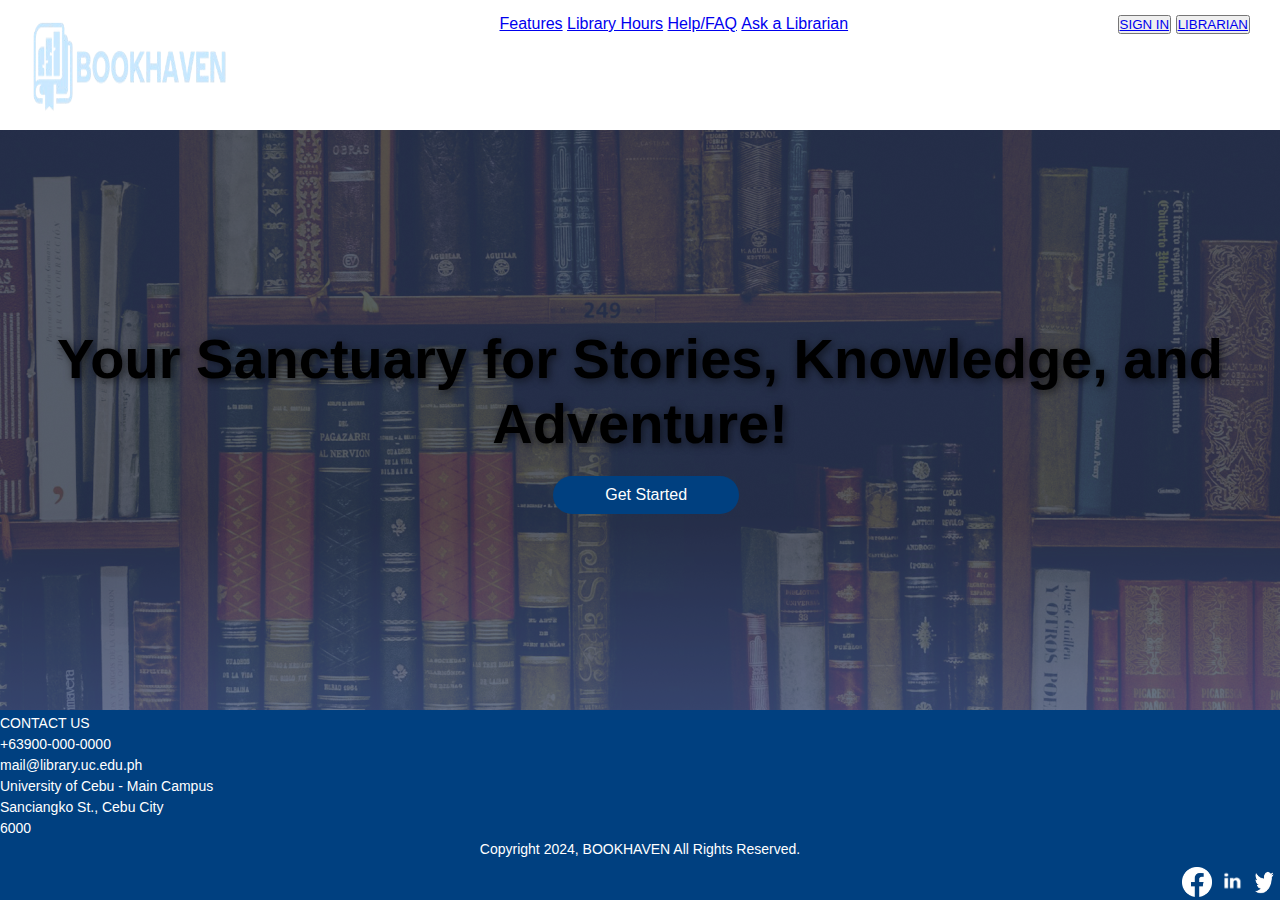
<file: index.html>
<!DOCTYPE html>
<html lang="en">
<head>
    <meta charset="UTF-8">
    <meta http-equiv="X-UA-Compatible" content="IE=edge">
    <meta name="viewport" content="width=device-width, initial-scale=1.0">
    <title>BookHaven</title>
    <link rel="icon" type="image" href="icon.jpg"
    
    
</head>
<style>
    * {
    margin: 0;
    padding: 0;
    box-sizing: border-box;
    font-family: 'Arial', sans-serif;
}

body {
    display: flex;
    flex-direction: column;
    min-height: 100vh;
    background-color: transparent;
}

.header {
    display: flex;
    justify-content: space-between;
    align-items: left;
    padding: 15px 30px;
    position: left;
    top: 0;
    z-index: 10;
    
}

.h2 {
    display: flex;
    justify-content: space-between;
    align-items: left;
    padding: 15px 30px;
    position: left;
    top: 0;
    z-index: 10;

}
.logo-icon {
    height: 50px;
    transition: transform 0.3s, box-shadow 0.3s, border 0.3s, border-radius 0.3s;
    border-radius: 0;
}

.nav a {
    display: inline-flex;
    align-items: center;
    gap: 13.061px;
}

.button {
    display: flex;
    gap: 10px;
    width: 139px;
    height: 43px;
    flex-shrink: 0;
    border-radius: 10px;
    background: #FFF;
    color: black;
    background: none;
    border: transparent;
    color: transparent;
    padding: 4px 15px;
    cursor: pointer;
    border-radius: 3px;
    transition: background 0.3s, color 0.3s;
}

.main-content {
    background-image: url('background.png'); /* Make sure the image path is correct */

    background-position: center;
    text-align: center;
    flex: 1;
    display: flex;
    flex-direction: column;
    justify-content: center;
    padding: 60px 20px;
    position: relative;
}


.main-content h1 {
    font-size: 3.5em; /* Increased font size */
    font-weight: bold;
    margin-bottom: 20px;
    position: relative;
    z-index: 2;
    text-shadow: 2px 2px 8px rgba(0, 0, 0, 0.6); /* Stronger text shadow */
}

.get-started {
    background-color:  #004080; /* Updated button color */
    color: #fff;
    border: none;
    width: 15%;
    left: 43%;
    padding: 10px 36px;
    cursor: pointer;
    font-size: 16px;
    border-radius: 25px; /* More rounded corners */
    transition: background-color 0.3s ease;
    position: relative;
    z-index: 2;
}

.get-started:hover {
    background-color: #0056b3;
}

.footer {
    background-color: #004080; /* Updated footer color */
    color: #fff;
    text-align: center;
    font-size: 14px;
    text-align: left;
    text-align-last
}

.footer2 {

    text-align: center;
    font-size: 14px;
}

.footer3 {
    text-align: right;
   

}
.footer p {
    margin: 5px 0;
}

.social-links {
    margin-top: 10px;
}

.social-links a {
    margin: 0 10px;
}

.social-icon {
    width: 24px;
    height: 24px;
    </style>
<body>
    <header class="header">
        <image src= "logo.png"alt="logo" width="200" height="100"> 

        <nav class="nav">
            <a href="#">Features</a>
            <a href="#">Library Hours</a>
            <a href="#">Help/FAQ</a>
            <a href="#">Ask a Librarian</a>
        </nav>
        <div class="buttons">
                <button><a href="signin.html">SIGN IN</a></button>
                <button><a href="librarian.html">LIBRARIAN</a></button>
            </div>
        </div>
    </header>

    <main class="main-content">
        <h1>Your Sanctuary for Stories, Knowledge, and Adventure!</h1>
        <button class="get-started">Get Started</button>
    </main>

    <footer class="footer">
        <p>CONTACT US</p>
        <p>+63900-000-0000</p>
        <p>mail@library.uc.edu.ph</p>
        <p>University of Cebu - Main Campus</p>
        <p>Sanciangko St., Cebu City</p>
        <p>6000</p>
         <footer class="footer2">
         <p>Copyright 2024, BOOKHAVEN All Rights Reserved.</p>
         <footer class="footer3">
        <div class="social-links">
            <img src="fb.png" alt="facebook" width="30" height="30">
            <img src="linkdin.png" alt="LinkedIn" width="30" height="30">
            <img src="twitter.png" alt="Twitter" width="30" height="30">
            
        </div>
    </footer>
</body>
</html>
</file>
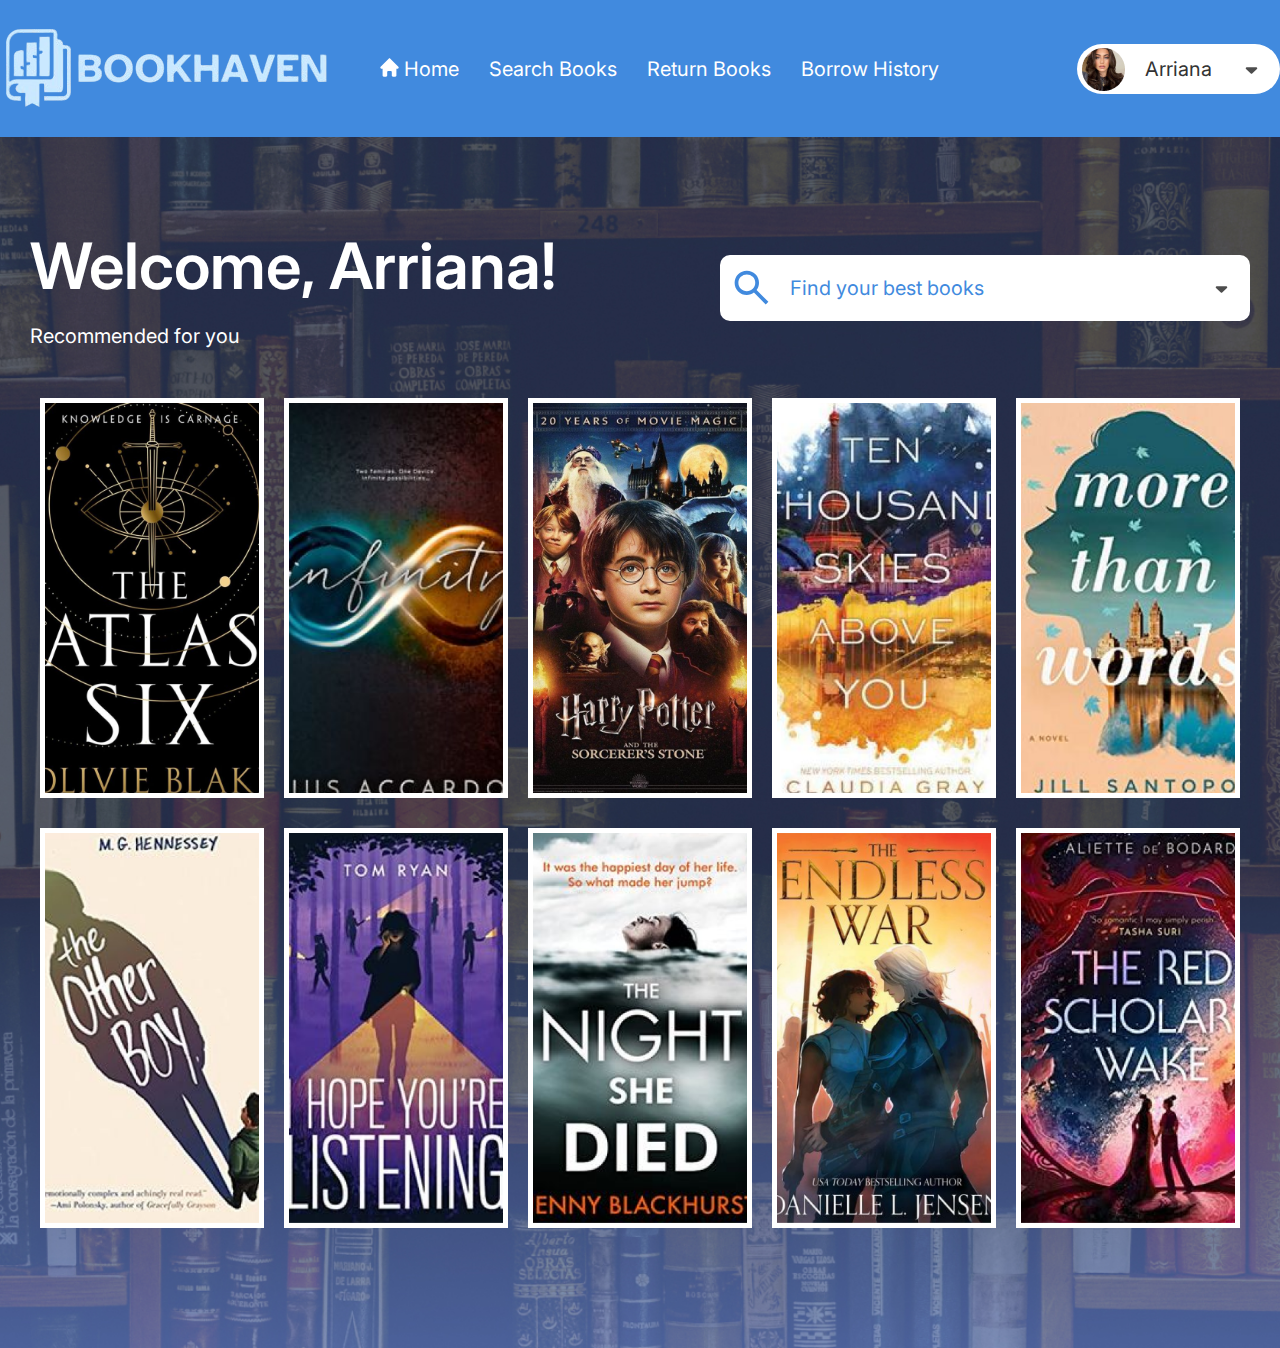
<file: jason/index.html>
<!DOCTYPE html>
<html lang="en">
<head>
    <meta charset="UTF-8">
    <meta name="viewport" content="width=device-width, initial-scale=1.0">
    <title>Book Haven</title>
    
    <link rel="stylesheet" type="text/css" href="styles.css">
    
    <link rel="preconnect" href="https://fonts.googleapis.com">
<link rel="preconnect" href="https://fonts.gstatic.com" crossorigin>
<link href="https://fonts.googleapis.com/css2?family=Inter:ital,opsz,wght@0,14..32,100..900;1,14..32,100..900&display=swap" rel="stylesheet">
    
</head>
<body>
 
<header>
    <div class="container">
        <div class="logo">
            <img src="images/main-logo.png">
        </div>

        <div class="menu-nav">
            <ul>
                <li class="home-nav"><a href="#">Home</a></li>
                <li><a href="#">Search Books</a></li>
                <li><a href="#">Return Books</a></li>
                <li><a href="#">Borrow History</a></li>
            </ul>
        </div>

        <div class="account-head">
           <span>Arriana</span>
        </div>

    </div>
</header>

<div class="page-wrap">

    <div class="banner">
        <div class="container">
            <div class="title-box">
                <h1>Welcome, Arriana!</h1>
                <span>Recommended for you</span>
            </div>
            
            <div class="search-box">
                <form action="">
                    <input type="text" placeholder="Find your best books" name="search">
                  </form>
            </div>
        </div>
    </div>

    <div class="books-section">
        <div class="container">
            <div class="books-row">
                <div class="book-box">
                    <a href="javascript:;"><img src="images/book1.png" alt=""></a>
                </div>
                <div class="book-box">
                    <a href="javascript:;"><img src="images/book2.png" alt=""></a>
                </div>
                <div class="book-box">
                    <a href="javascript:;"><img src="images/book3.png" alt=""></a>
                </div>
                <div class="book-box">
                    <a href="javascript:;"><img src="images/book4.png" alt=""></a>
                </div>
                <div class="book-box">
                    <a href="javascript:;"><img src="images/book5.png" alt=""></a>
                </div>
                
            </div>
            <div class="books-row">
                <div class="book-box">
                    <img src="images/book6.png" alt="">
                </div>
                <div class="book-box">
                    <img src="images/book7.png" alt="">
                </div>
                <div class="book-box">
                    <img src="images/book8.png" alt="">
                </div>
                <div class="book-box">
                    <img src="images/book9.png" alt="">
                </div>
                <div class="book-box">
                    <img src="images/book10.png" alt="">
                </div>
                
            </div>
        </div>
    </div>

</div>


    
</body>
</html>
</file>
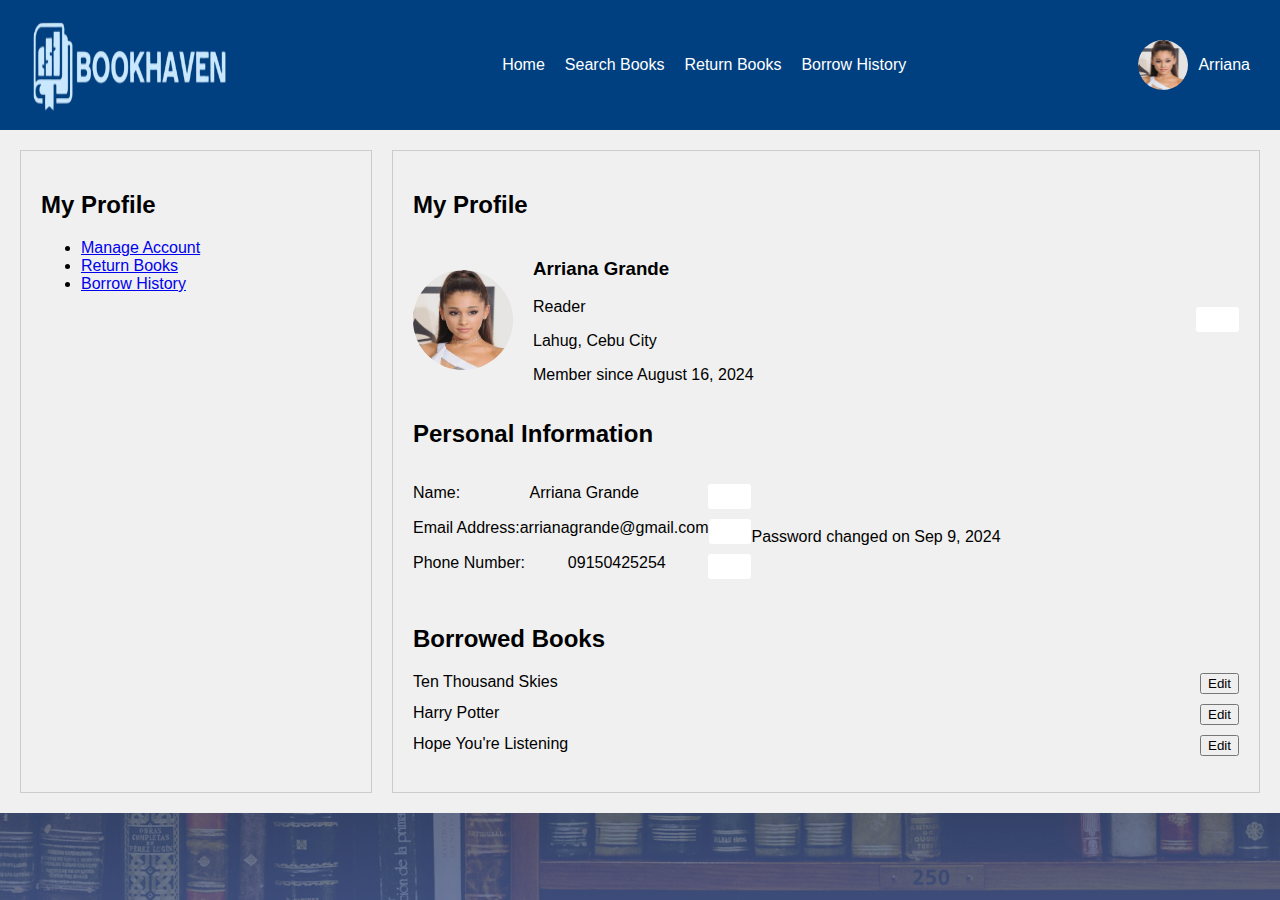
<file: account.html>
<!DOCTYPE html>
<html>
<head>
  <title>BookHaven - My Profile</title>
</head>
<style>
    body {
  font-family: Arial, sans-serif;
  margin: 0;
  padding: 0;
  background-image: url('background.png');
}

header {
  background-color: #004080;
  color: #fff;
  padding: 15px 30px;
  display: flex;
  justify-content: space-between;
  align-items: center;
}

nav ul {
  list-style: none;
  display: flex;
  gap: 20px;
}

nav a {
  color: #fff;
  text-decoration: none;

}
.user-info {
  display: flex;
  align-items: center;
}

.user-info img {
  width: 50px;
  height: 50px;
  border-radius: 50%;
  margin-right: 10px;
}

main {
  display: flex;
  padding: 20px;
  background-color: #f0f0f0;
}

aside {
  width: 25%;
  padding: 20px;
  background-color: #f0f0f0;
  border: 1px solid #ccc;
  margin-right: 20px;
}

section {
  flex: 1;
  padding: 20px;
  background-color: #f0f0f0;
  border: 1px solid #ccc;
}

.profile-details {
  display: flex;
  align-items: center;
  margin-bottom: 20px;
}

.profile-details img {
  width: 100px;
  height: 100px;
  border-radius: 50%;
  margin-right: 20px;
}

.profile-details div {
  flex: 1;
}

.profile-details ul {
  list-style: none;
  padding: 0;
}

.profile-details li {
  display: flex;
  justify-content: space-between;
  margin-bottom: 10px;
}

.profile-details button {
  padding: 5px 10px;
  background-color:white;
  color: #fff;
  border: none;
  cursor: pointer;
  border-radius: 3px;
}

.borrowed-books ul {
  list-style: none;
  padding: 0;
}

.borrowed-books li {
  display: flex;
  justify-content: space-between;
  margin-bottom: 10px;
}
</style>
<body>
    <header class="header">
        <image src= "logo.png"alt="logo" width="200" height="100"> 
    <nav>
      <ul>
        <li><a href="#">Home</a></li>
        <li><a href="#">Search Books</a></li>
        <li><a href="#">Return Books</a></li>
        <li><a href="#">Borrow History</a></li>
      </ul>
    </nav>
    <div class="user-info">
      <img src="arriana.jpg" alt="User Image">
      <span>Arriana</span>
    </div>
  </header>
  <main>
    <aside>
      <h2>My Profile</h2>
      <ul>
        <li><a href="#">Manage Account</a></li>
        <li><a href="#">Return Books</a></li>
        <li><a href="#">Borrow History</a></li>
      </ul>
    </aside>
    <section>
      <h2>My Profile</h2>
      <div class="profile-details">
        <img src="arriana.jpg" alt="User Image">
        <div>
          <h3>Arriana Grande</h3>
          <p>Reader</p>
          <p>Lahug, Cebu City</p>
          <p>Member since August 16, 2024</p>
        </div>
        <button>Edit</button>
      </div>
      <h2>Personal Information</h2>
      <div class="profile-details">
        <ul>
          <li>
            <label>Name:</label>
            <span>Arriana Grande</span>
            <button>Edit</button>
          </li>
          <li>
            <label>Email Address:</label>
            <span>arrianagrande@gmail.com</span>
            <button>Edit</button>
          </li>
          <li>
            <label>Phone Number:</label>
            <span>09150425254</span>
            <button>Edit</button>
          </li>
        </ul>
        <p>Password changed on Sep 9, 2024</p>
      </div>
      <h2>Borrowed Books</h2>
      <div class="borrowed-books">
        <ul>
          <li>
            <span>Ten Thousand Skies</span>
            <button>Edit</button>
          </li>
          <li>
            <span>Harry Potter</span>
            <button>Edit</button>
          </li>
          <li>
            <span>Hope You're Listening</span>
            <button>Edit</button>
          </li>
        </ul>
      </div>
    </section>
  </main>
  <footer>
    </footer>
</body>
</html>
</file>
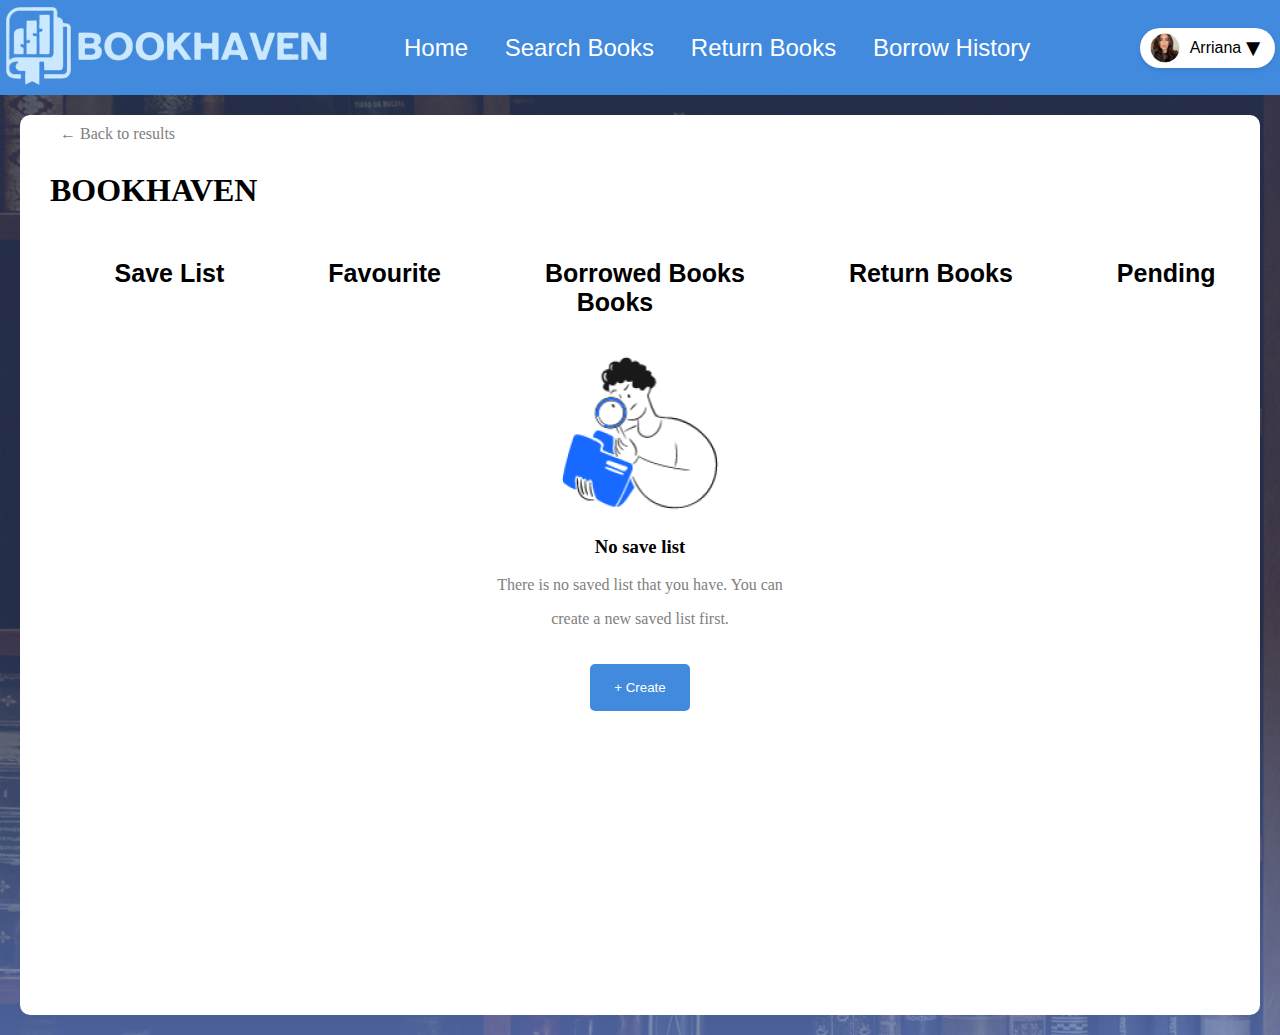
<file: Bookhaven.html>
<!DOCTYPE html>
<html lang="en">
<head>
    <meta charset="UTF-8">
    <meta name="viewport" content="width=device-width, initial-scale=1.0">
    <link rel="stylesheet" href="bookhaven.css">
    <title>BOOKHAVEN</title>
</head>
<body>
    <!--HEADER-------------------------------------------------------------------------->
    <div class="header">
        <!--Bookhaven Logo-->
        <div class="logo">
            <img src="Pictures/logo.png" alt="bookhaven logo">
        </div>
        <!--Main Menu-->
        <nav>
            <ul>

                <a href="#">Home</a>
                <a href="#">Search Books</a>
                <a href="#">Return Books</a>
                <a href="#">Borrow History</a>
            </ul>
        </nav>
        <!--User-->
        <div class="user">
            <img src="Pictures/image1.png" alt="Profile" class="user-image">
            <span class="user-name">Arriana</span>
            <div class="dropdown-icon">▼</div>
        </div>
    </div>
    <main class="body">
        <!--BACK TO RESULTS-->
        <div class="back">
            <a href="">← Back to results</a>
        </div>
        <br><br>
        <!-------------------------->
        <div class="h1">
        <h1>BOOKHAVEN</h1>
        </div>
        <br><br><br><br><br><br>
        <!------------Menu------------->
        <div class="body-menu">
            <a href="">Save List</a>
            <a href="">Favourite</a>
            <a href="">Borrowed Books</a>
            <a href="">Return Books</a>
            <a href="">Pending Books</a>
        </div>
        <br><br>
        <!-------------------------->
        <img src="Pictures/No.png" alt="No saved list">
        <h3>No save list</h3>
        <p>There is no saved list that you have. You can</p>
        <p>create a new saved list first.</p>
        <button>+ Create</button>
    </main>
  
</body>
</html>
</file>
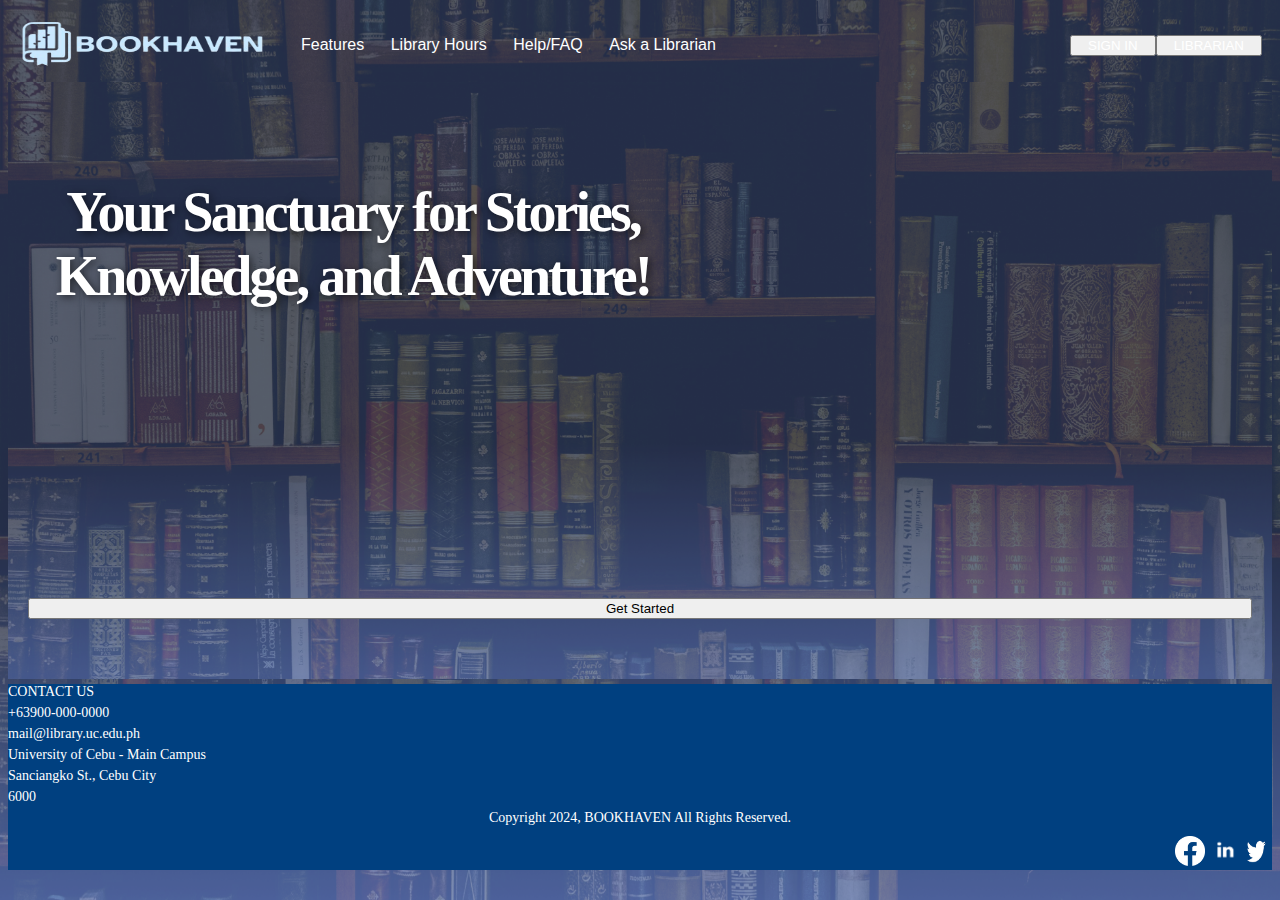
<file: home.html>
<!DOCTYPE html>
<html>

<head>
    <meta charset="utf-8">
    <meta name="viewport" content="width=device-width, initial-scale=1">
    <link rel="stylesheet" type="text/css" href="stylesheet.css">
    <link rel="icon" type="logo/icon" href="favicon.ico">
    <title> BOOKHAVEN </title>
</head>

<body>
    <nav>
        <a class="navbar-brand" href="library.html"><img div class="logo" src="logo.png" width="250" height="50" />
        </a>

        <div class="navbar-links">
            <a href="features.html"> Features </a>
            <a href="library hours.html"> Library Hours </a>
            <a href="help/faq.html"> Help/FAQ </a>
            <a href="ask a librarian"> Ask a Librarian</a>
        </div>

        <div class="navbar-right">
           <button> <a href="signin.html"> SIGN IN </a></div></button>
            <button><a href="librarian.html"> LIBRARIAN </a></button>
        </div>
    </nav>


    <main class="main-content">
        <h1>Your Sanctuary for Stories, Knowledge, and Adventure!</h1>
        <button class="get-started">Get Started</button>
    </main>
    <footer class="footer">
        <p>CONTACT US</p>
        <p>+63900-000-0000</p>
        <p>mail@library.uc.edu.ph</p>
        <p>University of Cebu - Main Campus</p>
        <p>Sanciangko St., Cebu City</p>
        <p>6000</p>
         <footer class="footer2">
         <p>Copyright 2024, BOOKHAVEN All Rights Reserved.</p>
         <footer class="footer3">
        <div class="social-links">
            <img src="fb.png" alt="facebook" width="30" height="30">
            <img src="linkdin.png" alt="LinkedIn" width="30" height="30">
            <img src="twitter.png" alt="Twitter" width="30" height="30">
            
        </div>
    </footer>
</body>

</html>
</file>
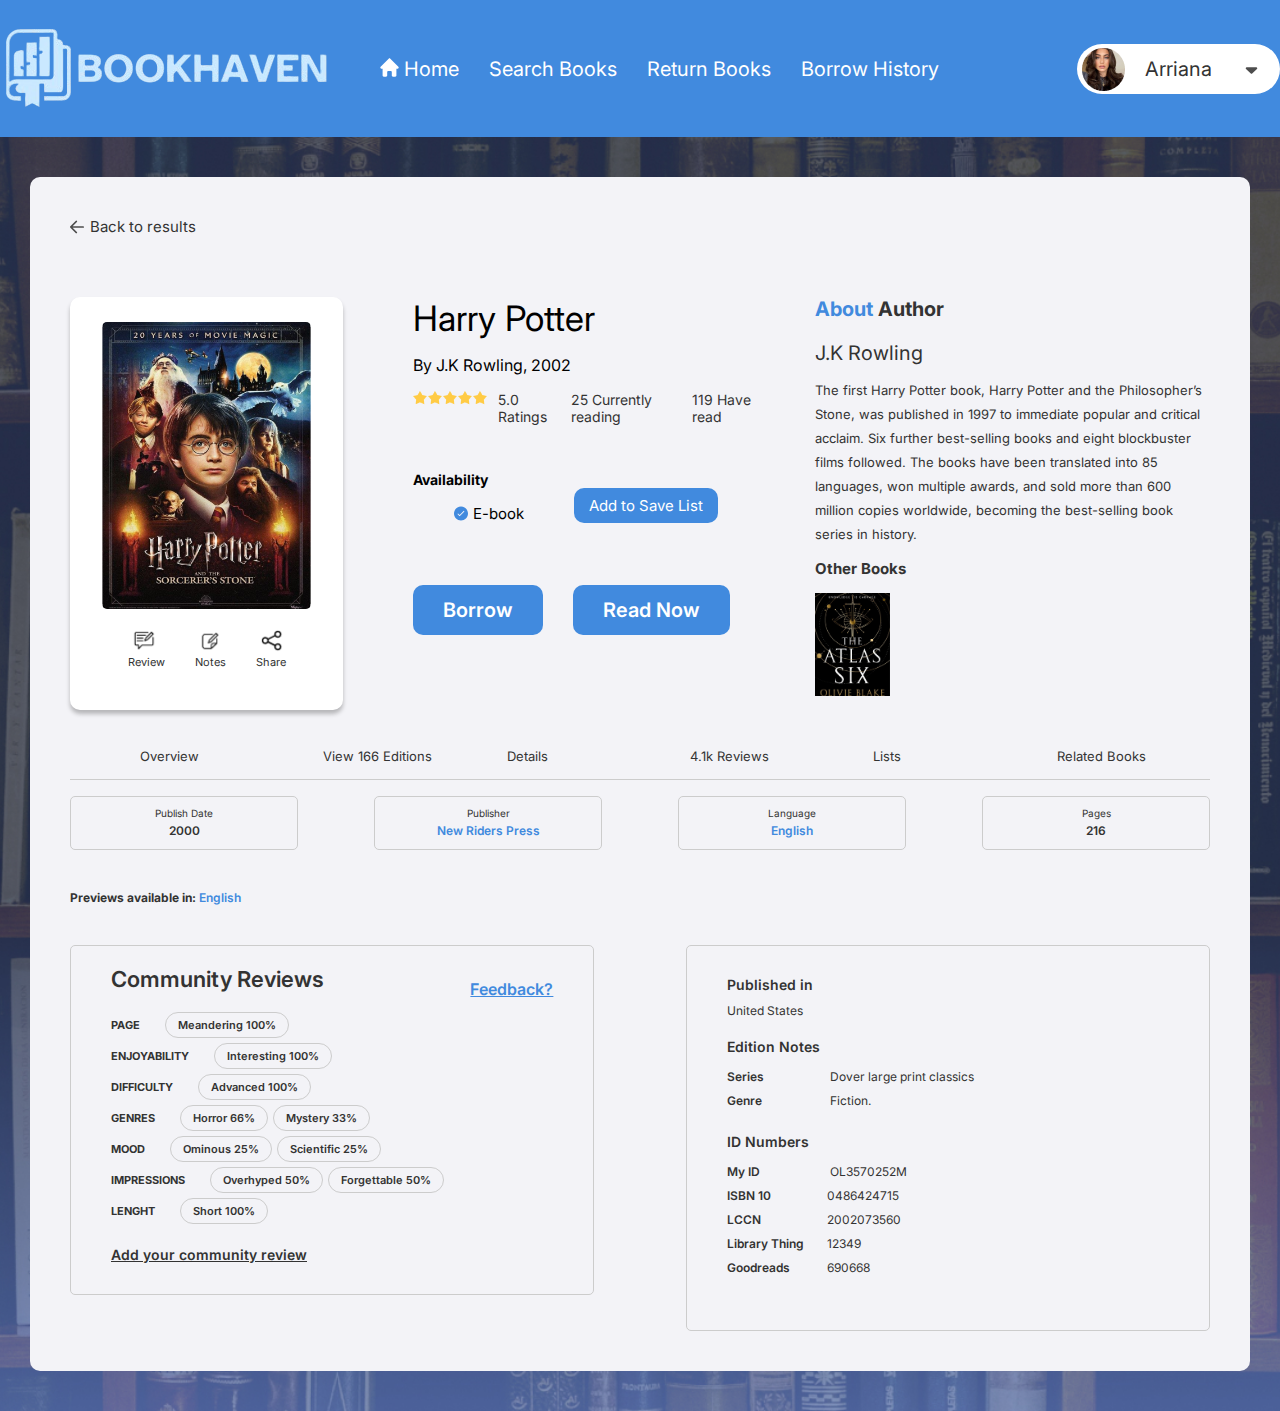
<file: jason/books-page.html>
<!DOCTYPE html>
<html lang="en">
<head>
    <meta charset="UTF-8">
    <meta name="viewport" content="width=device-width, initial-scale=1.0">
    <title>Book Haven</title>
    
    <link rel="stylesheet" type="text/css" href="styles.css">
    
    <link rel="preconnect" href="https://fonts.googleapis.com">
<link rel="preconnect" href="https://fonts.gstatic.com" crossorigin>
<link href="https://fonts.googleapis.com/css2?family=Inter:ital,opsz,wght@0,14..32,100..900;1,14..32,100..900&display=swap" rel="stylesheet">
    
</head>
<body>
 
<header>
    <div class="container">
        <div class="logo">
            <img src="images/main-logo.png">
        </div>

        <div class="menu-nav">
            <ul>
                <li class="home-nav"><a href="#">Home</a></li>
                <li><a href="#">Search Books</a></li>
                <li><a href="#">Return Books</a></li>
                <li><a href="#">Borrow History</a></li>
            </ul>
        </div>

        <div class="account-head">
           <span>Arriana</span>
        </div>

    </div>
</header>

<div class="page-wrap">
    <div class="container">
        <div class="page-wrap-content">
           <div class="back-results-box">
            <a class="back-results" href="#">Back to results</a>
            </div>
            <div class="page-row"> 
                    <div class="page-box1">
                        <div class="box-img">
                            <img src="images/book3.png" alt="">
                        </div>
                        <div class="box-btn">
                            <ul>
                                <li><a href="">Review</a></li>
                                <li><a href="">Notes</a></li>
                                <li><a href="">Share</a></li>
                            </ul>
                        </div>
                    </div>
                
                    <div class="page-box2">
                        <h3>Harry Potter</h3>
                        <p>By J.K Rowling, 2002</p>
                        <div class="ratings">
                            <ul>
                                <li>5.0 Ratings</li>
                                <li>25 Currently reading</li>
                                <li>119 Have read</li>
                            </ul>
                        </div>
                        <div class="availability">
                            <div class="avail-box1">
                                <h5>Availability</h5>
                                <ul>
                                    <li>E-book</li>
                                </ul>
                            </div>
                            <div class="avail-btn">
                                <a href="">Add to Save List</a>
                            </div>
                        </div>

                        <div class="borrow-box">
                            <ul>
                                <li><a href="">Borrow</a></li>
                                <li><a href="" class="read-now">Read Now</a></li>
                            </ul>
                        </div>
                    </div>
                
                    <div class="page-box3">
                        <h5><small>About</small> Author</h5>
                        <span>J.K Rowling</span>
                        <p>The first Harry Potter book, Harry Potter and the Philosopher’s Stone, was published in 1997 to immediate popular and critical acclaim. Six further best-selling books and eight blockbuster films followed. The books have been translated into 85 languages, won multiple awards, and sold more than 600 million copies worldwide, becoming the best-selling book series in history.</p>
                        <div class="other-books">
                            <h6>Other Books</h6>
                            <img src="images/book1.png" alt="">
                        </div>
                    </div>
            </div>

            <div class="bottm-section">
                <div class="tab-menu">
                    <ul>
                        <li><a href="#">Overview</a></li>
                        <li><a href="#">View 166 Editions</a></li>
                        <li><a href="#">Details</a></li>
                        <li><a href="#">4.1k Reviews</a></li>
                        <li><a href="#">Lists</a></li>
                        <li><a href="#">Related Books</a></li>
                    </ul>
                </div>

                <div class="publish-box">
                    <div class="pub-box">
                        <h4>Publish Date</h4>
                        <span>2000</span>
                    </div>
                    <div class="pub-box">
                        <h4>Publisher</h4>
                        <a>New Riders Press</a>
                    </div>
                    <div class="pub-box">
                        <h4>Language</h4>
                        <a>English</a>
                    </div>
                    <div class="pub-box">
                        <h4>Pages</h4>
                        <span>216</span>
                    </div>
                </div>

                <div class="preview">
                    <h4>Previews available in: <a href="#">English</a></h4>
                </div>

                <div class="bottom2-section">

                    <div class="community-box">
                        <div class="com-row">
                            <h3>Community Reviews</h3>
                            <a class="feed" href="">Feedback?</a>
                        </div>
                        <ul>
                            <li><h5>PAGE</h5> <span class="cat">Meandering 100%</span></li>
                            <li><h5>ENJOYABILITY</h5> <span class="cat">Interesting 100%</span></li>
                            <li><h5>DIFFICULTY</h5> <span class="cat">Advanced 100%</span></li>
                            <li><h5>GENRES</h5> <span class="cat">Horror 66%</span><span class="cat">Mystery 33%</span></li>
                            <li><h5>MOOD</h5> <span class="cat">Ominous 25%</span><span class="cat">Scientific 25%</span></li>
                            <li><h5>IMPRESSIONS</h5> <span class="cat">Overhyped 50%</span><span class="cat">Forgettable 50%</span></li>
                            <li><h5>LENGHT</h5> <span class="cat">Short 100%</span></li>
                        </ul>
                        <a class="add-com" href="">Add your community review</a>
                    </div>

                    <div class="book-details">
                        <div class="book-det1">
                            <h3>Published in</h3>
                            <ul>
                                <li>United States</li>
                            </ul>
                            <h3>Edition Notes</h3>
                            <ul>
                                <li><span>Series</span> Dover large print classics</li>
                                <li><span>Genre</span> Fiction.</li>
                            </ul>
                        </div>
                        <div class="book-det2">
                            <h3>ID Numbers</h3>
                            <ul>
                                <li><span>My ID</span> OL3570252M</li>
                                <li><span>ISBN 10</span>0486424715</li>
                                <li><span>LCCN</span>2002073560</li>
                                <li><span>Library Thing</span>12349</li>
                                <li><span>Goodreads</span>690668</li>
                            </ul>
                        </div>
                    </div>

                </div>


            </div>
        </div>
    </div>
</div>  
    
</body>
</html>
</file>
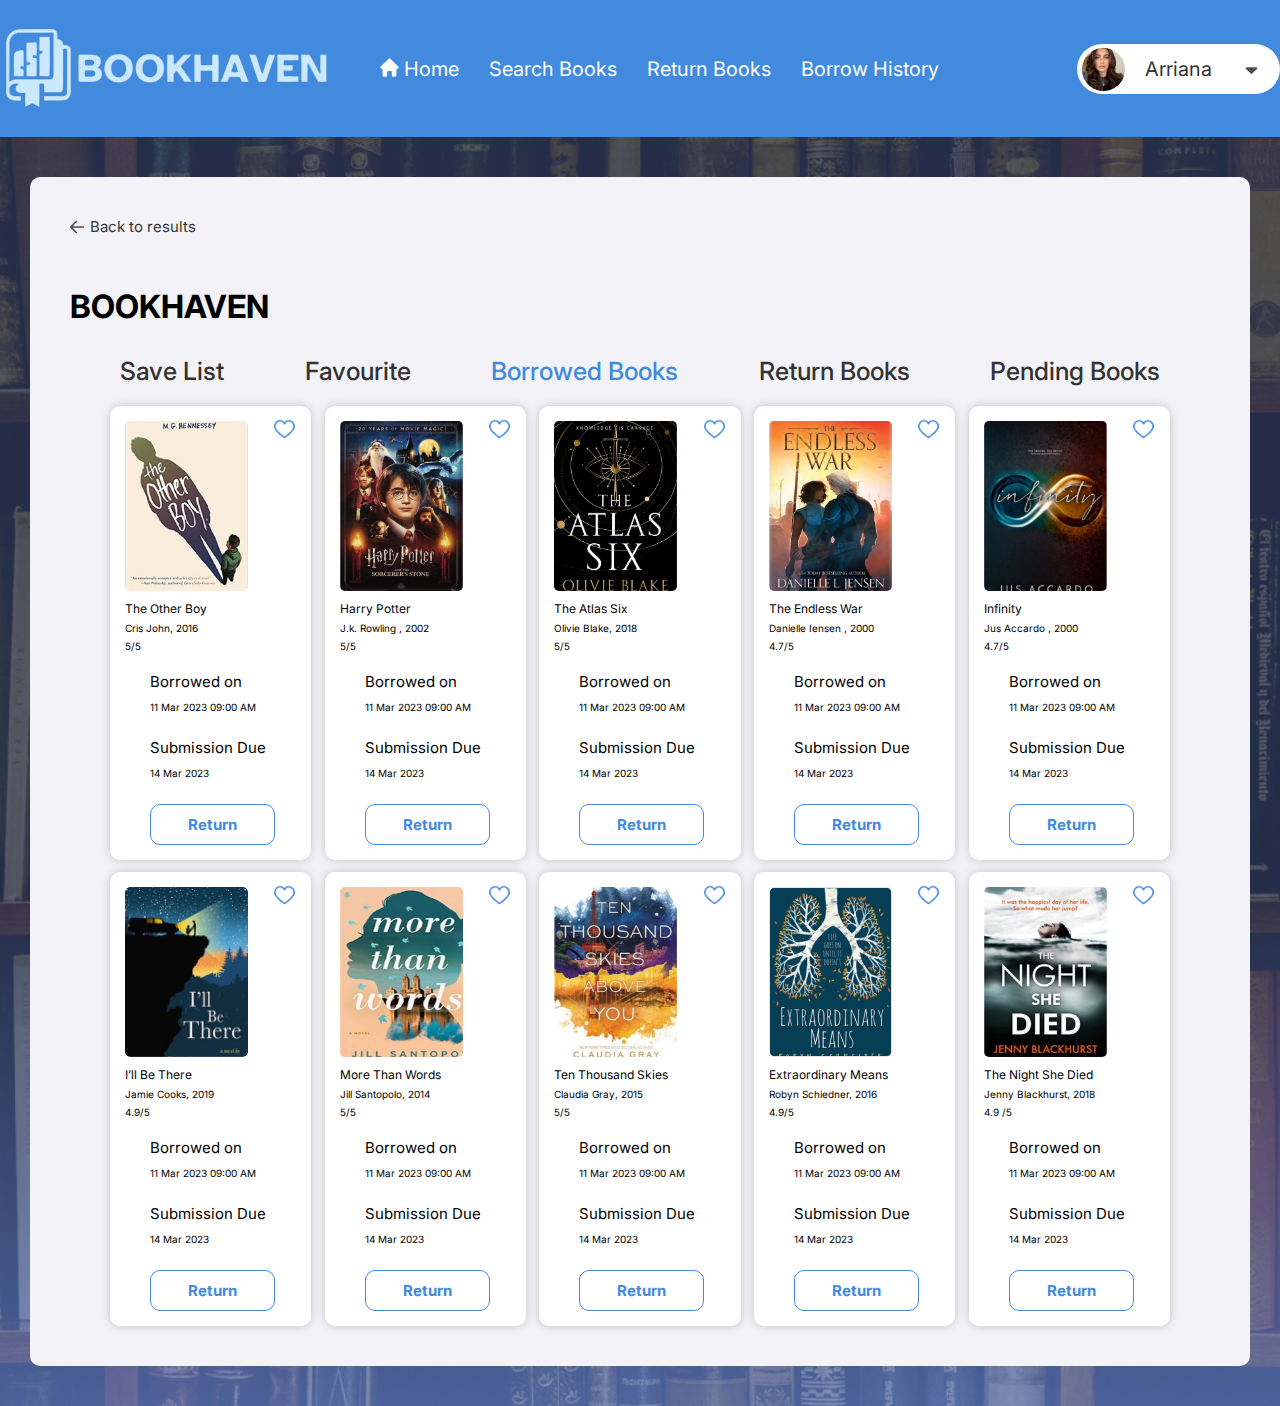
<file: jason/borrowed-books.html>
<!DOCTYPE html>
<html lang="en">
<head>
    <meta charset="UTF-8">
    <meta name="viewport" content="width=device-width, initial-scale=1.0">
    <title>Book Haven</title>
    
    <link rel="stylesheet" type="text/css" href="styles.css">
    
    <link rel="preconnect" href="https://fonts.googleapis.com">
<link rel="preconnect" href="https://fonts.gstatic.com" crossorigin>
<link href="https://fonts.googleapis.com/css2?family=Inter:ital,opsz,wght@0,14..32,100..900;1,14..32,100..900&display=swap" rel="stylesheet">
    
</head>
<body>
 
<header>
    <div class="container">
        <div class="logo">
            <img src="images/main-logo.png">
        </div>

        <div class="menu-nav">
            <ul>
                <li class="home-nav"><a href="#">Home</a></li>
                <li><a href="#">Search Books</a></li>
                <li><a href="#">Return Books</a></li>
                <li><a href="#">Borrow History</a></li>
            </ul>
        </div>

        <div class="account-head">
           <span>Arriana</span>
        </div>

    </div>
</header>

<div class="page-wrap borrowed-books">
    <div class="container">
        <div class="page-wrap-content">

            <div class="borrowed-wrap">
                <a class="back-results" href="#">Back to results</a>

                <h2>BOOKHAVEN</h2>

                <div class="borrowed-row">
                    <div class="cat-menu">
                        <ul>
                            <li><a href="#">Save List</a></li>
                            <li><a href="#">Favourite</a></li>
                            <li class="active"><a href="#">Borrowed Books</a></li>
                            <li><a href="#">Return Books</a></li>
                            <li><a href="#">Pending Books</a></li>
                        </ul>
                    </div>
    
                    <div class="borrowed-cntr">

                        <div class="borrowed-box">
                            <div class="box1">
                                <div class="box-img">
                                    <img src="images/book6.png" alt="">
                                </div>
                                <div class="box-info">
                                    <h4 class="bor-title">The Other Boy</h4>
                                    <span>Cris John, 2016</span>
                                    <small>5/5</small>
                                </div>
                            </div>
                            <div class="box2">
                                <h3>Borrowed on</h3>
                                <p>11 Mar 2023 09:00 AM</p>
                                <h3>Submission Due</h3>
                                <p>14 Mar 2023</p>
                                <a class="return" href="#">Return</a>
                            </div>
                        </div>
                        <div class="borrowed-box">
                            <div class="box1">
                                <div class="box-img">
                                    <img src="images/book3.png" alt="">
                                </div>
                                <div class="box-info">
                                    <h4 class="bor-title">Harry Potter</h4>
                                    <span>J.k. Rowling , 2002</span>
                                    <small>5/5</small>
                                </div>
                            </div>
                            <div class="box2">
                                <h3>Borrowed on</h3>
                                <p>11 Mar 2023 09:00 AM</p>
                                <h3>Submission Due</h3>
                                <p>14 Mar 2023</p>
                                <a class="return" href="#">Return</a>
                            </div>
                        </div>
                        <div class="borrowed-box">
                            <div class="box1">
                                <div class="box-img">
                                    <img src="images/book1.png" alt="">
                                </div>
                                <div class="box-info">
                                    <h4 class="bor-title">The Atlas Six</h4>
                                    <span>Olivie Blake, 2018</span>
                                    <small>5/5</small>
                                </div>
                            </div>
                            <div class="box2">
                                <h3>Borrowed on</h3>
                                <p>11 Mar 2023 09:00 AM</p>
                                <h3>Submission Due</h3>
                                <p>14 Mar 2023</p>
                                <a class="return" href="#">Return</a>
                            </div>
                        </div>
                        <div class="borrowed-box">
                            <div class="box1">
                                <div class="box-img">
                                    <img src="images/book9.png" alt="">
                                </div>
                                <div class="box-info">
                                    <h4 class="bor-title">The Endless War</h4>
                                    <span>Danielle Iensen , 2000</span>
                                    <small>4.7/5</small>
                                </div>
                            </div>
                            <div class="box2">
                                <h3>Borrowed on</h3>
                                <p>11 Mar 2023 09:00 AM</p>
                                <h3>Submission Due</h3>
                                <p>14 Mar 2023</p>
                                <a class="return" href="#">Return</a>
                            </div>
                        </div>
                        <div class="borrowed-box">
                            <div class="box1">
                                <div class="box-img">
                                    <img src="images/book2.png" alt="">
                                </div>
                                <div class="box-info">
                                    <h4 class="bor-title">Infinity</h4>
                                    <span>Jus Accardo , 2000</span>
                                    <small>4.7/5</small>
                                </div>
                            </div>
                            <div class="box2">
                                <h3>Borrowed on</h3>
                                <p>11 Mar 2023 09:00 AM</p>
                                <h3>Submission Due</h3>
                                <p>14 Mar 2023</p>
                                <a class="return" href="#">Return</a>
                            </div>
                        </div>
                        <div class="borrowed-box">
                            <div class="box1">
                                <div class="box-img">
                                    <img src="images/book11.png" alt="">
                                </div>
                                <div class="box-info">
                                    <h4 class="bor-title">I’ll Be There</h4>
                                    <span>Jamie Cooks, 2019</span>
                                    <small>4.9/5</small>
                                </div>
                            </div>
                            <div class="box2">
                                <h3>Borrowed on</h3>
                                <p>11 Mar 2023 09:00 AM</p>
                                <h3>Submission Due</h3>
                                <p>14 Mar 2023</p>
                                <a class="return" href="#">Return</a>
                            </div>
                        </div>
                        <div class="borrowed-box">
                            <div class="box1">
                                <div class="box-img">
                                    <img src="images/book5.png" alt="">
                                </div>
                                <div class="box-info">
                                    <h4 class="bor-title">More Than Words</h4>
                                    <span>Jill Santopolo, 2014</span>
                                    <small>5/5</small>
                                </div>
                            </div>
                            <div class="box2">
                                <h3>Borrowed on</h3>
                                <p>11 Mar 2023 09:00 AM</p>
                                <h3>Submission Due</h3>
                                <p>14 Mar 2023</p>
                                <a class="return" href="#">Return</a>
                            </div>
                        </div>
                        <div class="borrowed-box">
                            <div class="box1">
                                <div class="box-img">
                                    <img src="images/book4.png" alt="">
                                </div>
                                <div class="box-info">
                                    <h4 class="bor-title">Ten Thousand Skies</h4>
                                    <span>Claudia Gray, 2015</span>
                                    <small>5/5</small>
                                </div>
                            </div>
                            <div class="box2">
                                <h3>Borrowed on</h3>
                                <p>11 Mar 2023 09:00 AM</p>
                                <h3>Submission Due</h3>
                                <p>14 Mar 2023</p>
                                <a class="return" href="#">Return</a>
                            </div>
                        </div>
                        <div class="borrowed-box">
                            <div class="box1">
                                <div class="box-img">
                                    <img src="images/book12.png" alt="">
                                </div>
                                <div class="box-info">
                                    <h4 class="bor-title">Extraordinary Means</h4>
                                    <span>Robyn Schiedner, 2016</span>
                                    <small>4.9/5</small>
                                </div>
                            </div>
                            <div class="box2">
                                <h3>Borrowed on</h3>
                                <p>11 Mar 2023 09:00 AM</p>
                                <h3>Submission Due</h3>
                                <p>14 Mar 2023</p>
                                <a class="return" href="#">Return</a>
                            </div>
                        </div>
                        <div class="borrowed-box">
                            <div class="box1">
                                <div class="box-img">
                                    <img src="images/book8.png" alt="">
                                </div>
                                <div class="box-info">
                                    <h4 class="bor-title">The Night She Died</h4>
                                    <span>Jenny Blackhurst, 2018</span>
                                    <small>4.9  /5</small>
                                </div>
                            </div>
                            <div class="box2">
                                <h3>Borrowed on</h3>
                                <p>11 Mar 2023 09:00 AM</p>
                                <h3>Submission Due</h3>
                                <p>14 Mar 2023</p>
                                <a class="return" href="#">Return</a>
                            </div>
                        </div>

                    </div>
                </div>
            </div>

        </div>
    </div>
</div>  
    
</body>
</html>
</file>
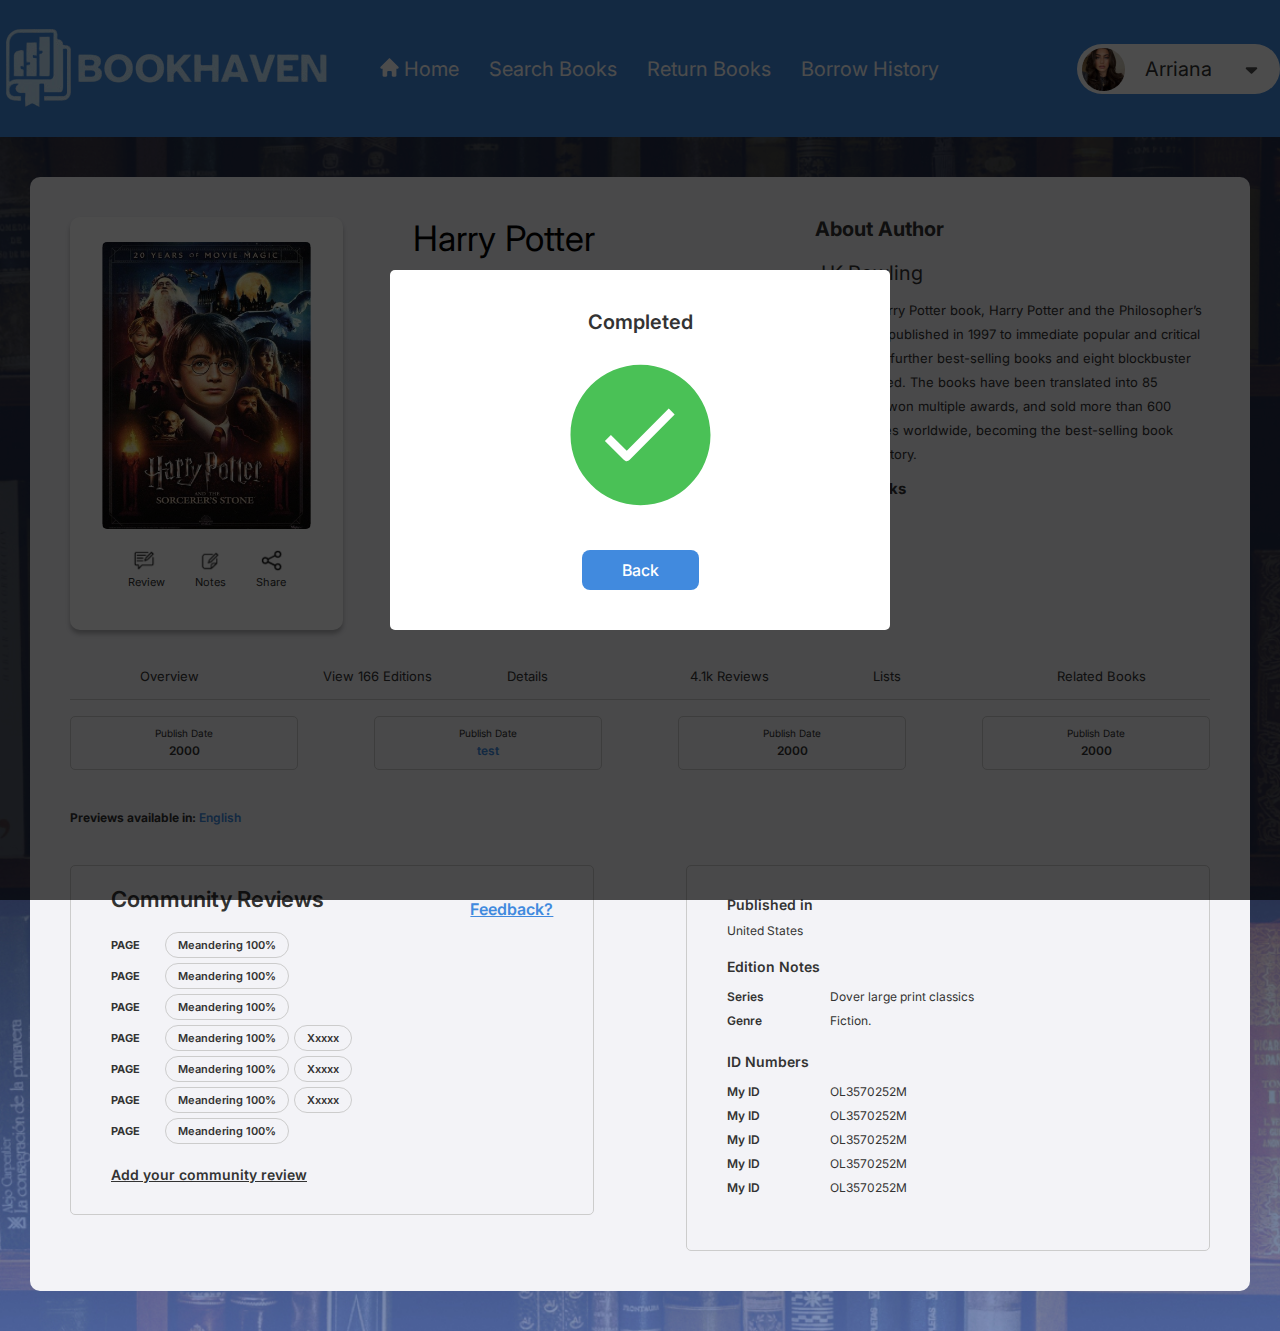
<file: jason/complete-popup.html>
<!DOCTYPE html>
<html lang="en">
<head>
    <meta charset="UTF-8">
    <meta name="viewport" content="width=device-width, initial-scale=1.0">
    <title>Book Haven</title>
    
    <link rel="stylesheet" type="text/css" href="styles.css">
    
    <link rel="preconnect" href="https://fonts.googleapis.com">
<link rel="preconnect" href="https://fonts.gstatic.com" crossorigin>
<link href="https://fonts.googleapis.com/css2?family=Inter:ital,opsz,wght@0,14..32,100..900;1,14..32,100..900&display=swap" rel="stylesheet">
    
</head>
<body>
 
<header>
    <div class="container">
        <div class="logo">
            <img src="images/main-logo.png">
        </div>

        <div class="menu-nav">
            <ul>
                <li class="home-nav"><a href="#">Home</a></li>
                <li><a href="#">Search Books</a></li>
                <li><a href="#">Return Books</a></li>
                <li><a href="#">Borrow History</a></li>
            </ul>
        </div>

        <div class="account-head">
           <span>Arriana</span>
        </div>

    </div>
</header>

<div class="page-wrap">
    <div class="container">
        <div class="page-wrap-content">
            <div class="page-row"> 
                    <div class="page-box1">
                        <div class="box-img">
                            <img src="images/book3.png" alt="">
                        </div>
                        <div class="box-btn">
                            <ul>
                                <li><a href="">Review</a></li>
                                <li><a href="">Notes</a></li>
                                <li><a href="">Share</a></li>
                            </ul>
                        </div>
                    </div>
                
                    <div class="page-box2">
                        <h3>Harry Potter</h3>
                        <p>By J.K Rowling, 2002</p>
                        <div class="ratings">
                            <ul>
                                <li>5.0 Ratings</li>
                                <li>25 Currently reading</li>
                                <li>119 Have read</li>
                            </ul>
                        </div>
                        <div class="availability">
                            <div class="avail-box1">
                                <h5>Availability</h5>
                                <ul>
                                    <li>E-book</li>
                                    <li>Audio book</li>
                                </ul>
                            </div>
                            <div class="avail-btn">
                                <a href="">Add to Save List</a>
                            </div>
                        </div>

                        <div class="borrow-box">
                            <ul>
                                <li><a href="">Borrow</a></li>
                                <li><a href="">Read Now</a></li>
                            </ul>
                        </div>
                    </div>
                
                    <div class="page-box3">
                        <h5>About Author</h5>
                        <span>J.K Rowling</span>
                        <p>The first Harry Potter book, Harry Potter and the Philosopher’s Stone, was published in 1997 to immediate popular and critical acclaim. Six further best-selling books and eight blockbuster films followed. The books have been translated into 85 languages, won multiple awards, and sold more than 600 million copies worldwide, becoming the best-selling book series in history.</p>
                        <div class="other-books">
                            <h6>Other Books</h6>
                            <img src="images/book1.png" alt="">
                        </div>
                    </div>
            </div>

            <div class="bottm-section">
                <div class="tab-menu">
                    <ul>
                        <li><a href="#">Overview</a></li>
                        <li><a href="#">View 166 Editions</a></li>
                        <li><a href="#">Details</a></li>
                        <li><a href="#">4.1k Reviews</a></li>
                        <li><a href="#">Lists</a></li>
                        <li><a href="#">Related Books</a></li>
                    </ul>
                </div>

                <div class="publish-box">
                    <div class="pub-box">
                        <h4>Publish Date</h4>
                        <span>2000</span>
                    </div>
                    <div class="pub-box">
                        <h4>Publish Date</h4>
                        <a>test</a>
                    </div>
                    <div class="pub-box">
                        <h4>Publish Date</h4>
                        <span>2000</span>
                    </div>
                    <div class="pub-box">
                        <h4>Publish Date</h4>
                        <span>2000</span>
                    </div>
                </div>

                <div class="preview">
                    <h4>Previews available in: <a href="#">English</a></h4>
                </div>

                <div class="bottom2-section">

                    <div class="community-box">
                        <div class="com-row">
                            <h3>Community Reviews</h3>
                            <a class="feed" href="">Feedback?</a>
                        </div>
                        <ul>
                            <li><h5>Page</h5> <span class="cat">Meandering 100%</span></li>
                            <li><h5>Page</h5> <span class="cat">Meandering 100%</span></li>
                            <li><h5>Page</h5> <span class="cat">Meandering 100%</span></li>
                            <li><h5>Page</h5> <span class="cat">Meandering 100%</span><span class="cat">xxxxx</span></li>
                            <li><h5>Page</h5> <span class="cat">Meandering 100%</span><span class="cat">xxxxx</span></li>
                            <li><h5>Page</h5> <span class="cat">Meandering 100%</span><span class="cat">xxxxx</span></li>
                            <li><h5>Page</h5> <span class="cat">Meandering 100%</span></li>
                        </ul>
                        <a class="add-com" href="">Add your community review</a>
                    </div>

                    <div class="book-details">
                        <div class="book-det1">
                            <h3>Published in</h3>
                            <ul>
                                <li>United States</li>
                            </ul>
                            <h3>Edition Notes</h3>
                            <ul>
                                <li><span>Series</span> Dover large print classics</li>
                                <li><span>Genre</span> Fiction.</li>
                            </ul>
                        </div>
                        <div class="book-det2">
                            <h3>ID Numbers</h3>
                            <ul>
                                <li><span>My ID</span> OL3570252M</li>
                                <li><span>My ID</span> OL3570252M</li>
                                <li><span>My ID</span> OL3570252M</li>
                                <li><span>My ID</span> OL3570252M</li>
                                <li><span>My ID</span> OL3570252M</li>
                            </ul>
                        </div>
                    </div>

                </div>


            </div>
        </div>
    </div>
</div>



<div class="popup-section">
    <div class="container">
        <div class="popup-box">
            <div class="complete-box">
                <h3>Completed</h3>
                <div class="pop-check">
                    <svg xmlns="http://www.w3.org/2000/svg" width="141" height="142" viewBox="0 0 141 142" fill="none">
                        <path d="M70.5 0.859131C31.8317 0.859131 0.5 32.2539 0.5 71C0.5 109.746 31.8317 141.141 70.5 141.141C109.168 141.141 140.5 109.746 140.5 71C140.5 32.2539 109.168 0.859131 70.5 0.859131ZM59.6971 95.8528C58.8894 96.6621 57.7452 97.3365 56.7356 97.3365C55.726 97.3365 54.5817 96.6284 53.7404 95.819L34.8942 76.935L40.8846 70.9325L56.7692 86.8491L98.7692 44.4611L104.659 50.5647L59.6971 95.8528Z" fill="#4AC156"/>
                    </svg>
                </div>
                <a class="submit" href="#">Back</a>
            </div>
        </div>
    </div>
</div>
    
</body>
</html>
</file>
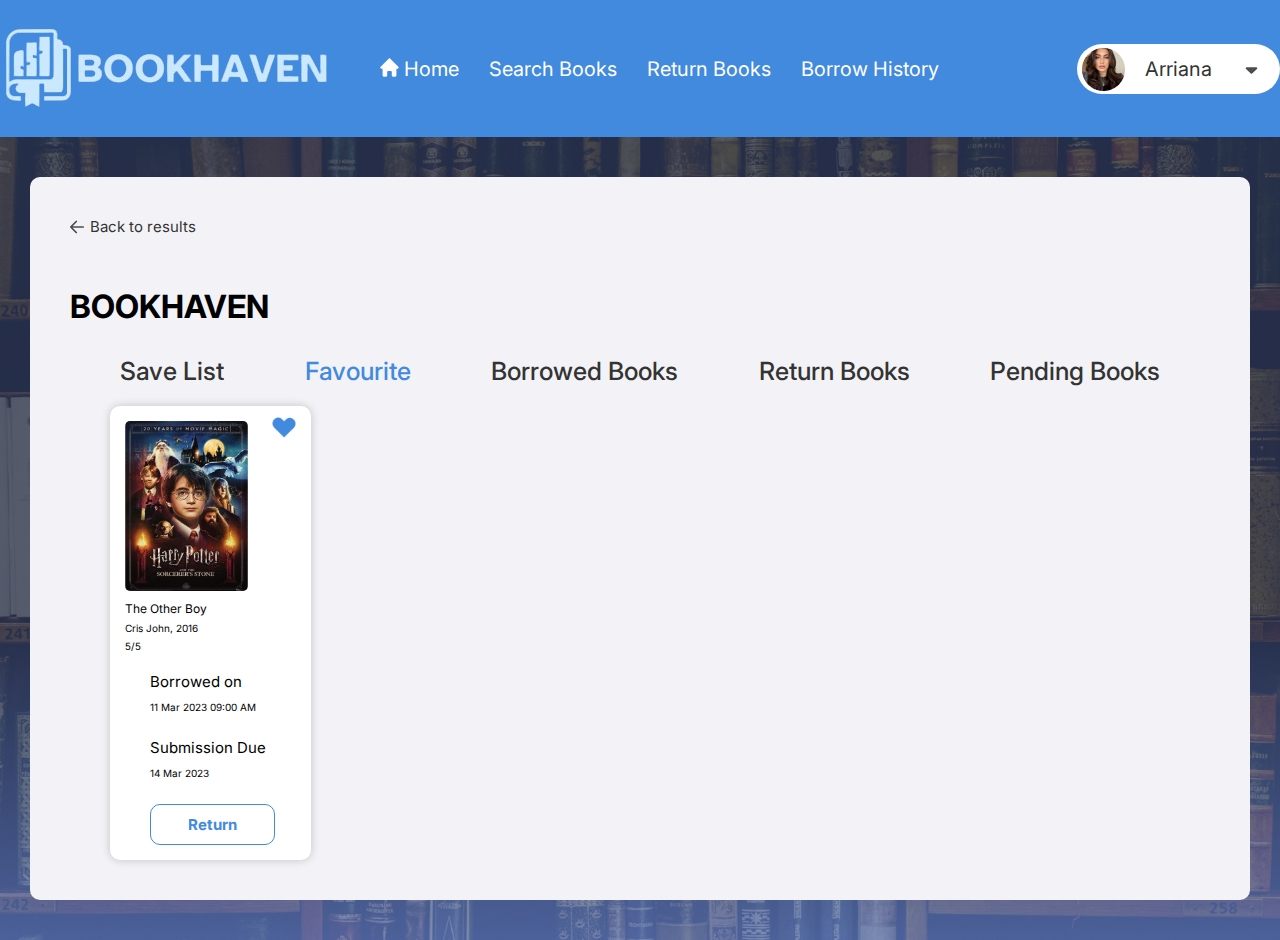
<file: jason/favourite.html>
<!DOCTYPE html>
<html lang="en">
<head>
    <meta charset="UTF-8">
    <meta name="viewport" content="width=device-width, initial-scale=1.0">
    <title>Book Haven</title>
    
    <link rel="stylesheet" type="text/css" href="styles.css">
    
    <link rel="preconnect" href="https://fonts.googleapis.com">
<link rel="preconnect" href="https://fonts.gstatic.com" crossorigin>
<link href="https://fonts.googleapis.com/css2?family=Inter:ital,opsz,wght@0,14..32,100..900;1,14..32,100..900&display=swap" rel="stylesheet">
    
</head>
<body>
 
<header>
    <div class="container">
        <div class="logo">
            <img src="images/main-logo.png">
        </div>

        <div class="menu-nav">
            <ul>
                <li class="home-nav"><a href="#">Home</a></li>
                <li><a href="#">Search Books</a></li>
                <li><a href="#">Return Books</a></li>
                <li><a href="#">Borrow History</a></li>
            </ul>
        </div>

        <div class="account-head">
           <span>Arriana</span>
        </div>

    </div>
</header>

<div class="page-wrap borrowed-books">
    <div class="container">
        <div class="page-wrap-content">

            <div class="borrowed-wrap">
                <a class="back-results" href="#">Back to results</a>

                <h2>BOOKHAVEN</h2>

                <div class="borrowed-row">
                    <div class="cat-menu">
                        <ul>
                            <li><a href="#">Save List</a></li>
                            <li class="active"><a href="#">Favourite</a></li>
                            <li><a href="#">Borrowed Books</a></li>
                            <li><a href="#">Return Books</a></li>
                            <li><a href="#">Pending Books</a></li>
                        </ul>
                    </div>
    
                    <div class="borrowed-cntr">

                        <div class="borrowed-box fav">
                            <div class="box1">
                                <div class="box-img">
                                    <img src="images/book3.png" alt="">
                                </div>
                                <div class="box-info">
                                    <h4 class="bor-title">The Other Boy</h4>
                                    <span>Cris John, 2016</span>
                                    <small>5/5</small>
                                </div>
                            </div>
                            <div class="box2">
                                <h3>Borrowed on</h3>
                                <p>11 Mar 2023 09:00 AM</p>
                                <h3>Submission Due</h3>
                                <p>14 Mar 2023</p>
                                <a class="return" href="#">Return</a>
                            </div>
                        </div>

                    </div>
                </div>
            </div>

        </div>
    </div>
</div>  
    
</body>
</html>
</file>
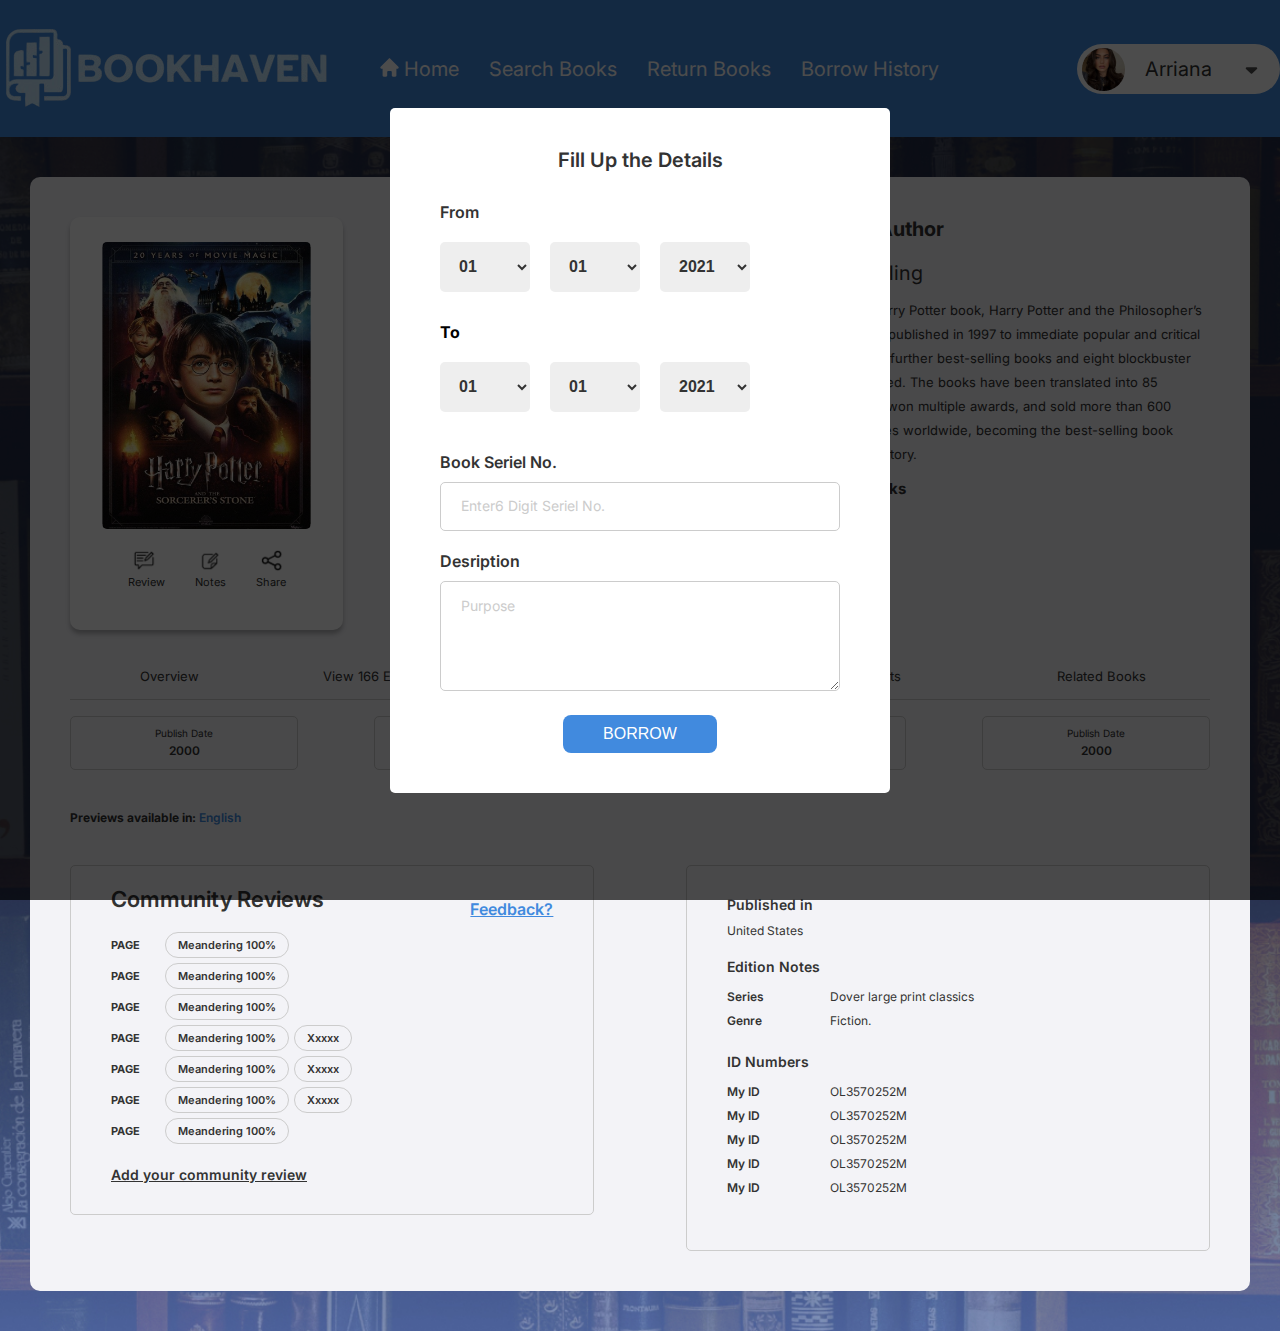
<file: jason/fill-up-popup.html>
<!DOCTYPE html>
<html lang="en">
<head>
    <meta charset="UTF-8">
    <meta name="viewport" content="width=device-width, initial-scale=1.0">
    <title>Book Haven</title>
    
    <link rel="stylesheet" type="text/css" href="styles.css">
    
    <link rel="preconnect" href="https://fonts.googleapis.com">
<link rel="preconnect" href="https://fonts.gstatic.com" crossorigin>
<link href="https://fonts.googleapis.com/css2?family=Inter:ital,opsz,wght@0,14..32,100..900;1,14..32,100..900&display=swap" rel="stylesheet">
    
</head>
<body>
 
<header>
    <div class="container">
        <div class="logo">
            <img src="images/main-logo.png">
        </div>

        <div class="menu-nav">
            <ul>
                <li class="home-nav"><a href="#">Home</a></li>
                <li><a href="#">Search Books</a></li>
                <li><a href="#">Return Books</a></li>
                <li><a href="#">Borrow History</a></li>
            </ul>
        </div>

        <div class="account-head">
           <span>Arriana</span>
        </div>

    </div>
</header>

<div class="page-wrap">
    <div class="container">
        <div class="page-wrap-content">
            <div class="page-row"> 
                    <div class="page-box1">
                        <div class="box-img">
                            <img src="images/book3.png" alt="">
                        </div>
                        <div class="box-btn">
                            <ul>
                                <li><a href="">Review</a></li>
                                <li><a href="">Notes</a></li>
                                <li><a href="">Share</a></li>
                            </ul>
                        </div>
                    </div>
                
                    <div class="page-box2">
                        <h3>Harry Potter</h3>
                        <p>By J.K Rowling, 2002</p>
                        <div class="ratings">
                            <ul>
                                <li>5.0 Ratings</li>
                                <li>25 Currently reading</li>
                                <li>119 Have read</li>
                            </ul>
                        </div>
                        <div class="availability">
                            <div class="avail-box1">
                                <h5>Availability</h5>
                                <ul>
                                    <li>E-book</li>
                                    <li>Audio book</li>
                                </ul>
                            </div>
                            <div class="avail-btn">
                                <a href="">Add to Save List</a>
                            </div>
                        </div>

                        <div class="borrow-box">
                            <ul>
                                <li><a href="">Borrow</a></li>
                                <li><a href="">Read Now</a></li>
                            </ul>
                        </div>
                    </div>
                
                    <div class="page-box3">
                        <h5><small>About</small> Author</h5>
                        <span>J.K Rowling</span>
                        <p>The first Harry Potter book, Harry Potter and the Philosopher’s Stone, was published in 1997 to immediate popular and critical acclaim. Six further best-selling books and eight blockbuster films followed. The books have been translated into 85 languages, won multiple awards, and sold more than 600 million copies worldwide, becoming the best-selling book series in history.</p>
                        <div class="other-books">
                            <h6>Other Books</h6>
                            <img src="images/book1.png" alt="">
                        </div>
                    </div>
            </div>

            <div class="bottm-section">
                <div class="tab-menu">
                    <ul>
                        <li><a href="#">Overview</a></li>
                        <li><a href="#">View 166 Editions</a></li>
                        <li><a href="#">Details</a></li>
                        <li><a href="#">4.1k Reviews</a></li>
                        <li><a href="#">Lists</a></li>
                        <li><a href="#">Related Books</a></li>
                    </ul>
                </div>

                <div class="publish-box">
                    <div class="pub-box">
                        <h4>Publish Date</h4>
                        <span>2000</span>
                    </div>
                    <div class="pub-box">
                        <h4>Publish Date</h4>
                        <a>test</a>
                    </div>
                    <div class="pub-box">
                        <h4>Publish Date</h4>
                        <span>2000</span>
                    </div>
                    <div class="pub-box">
                        <h4>Publish Date</h4>
                        <span>2000</span>
                    </div>
                </div>

                <div class="preview">
                    <h4>Previews available in: <a href="#">English</a></h4>
                </div>

                <div class="bottom2-section">

                    <div class="community-box">
                        <div class="com-row">
                            <h3>Community Reviews</h3>
                            <a class="feed" href="">Feedback?</a>
                        </div>
                        <ul>
                            <li><h5>Page</h5> <span class="cat">Meandering 100%</span></li>
                            <li><h5>Page</h5> <span class="cat">Meandering 100%</span></li>
                            <li><h5>Page</h5> <span class="cat">Meandering 100%</span></li>
                            <li><h5>Page</h5> <span class="cat">Meandering 100%</span><span class="cat">xxxxx</span></li>
                            <li><h5>Page</h5> <span class="cat">Meandering 100%</span><span class="cat">xxxxx</span></li>
                            <li><h5>Page</h5> <span class="cat">Meandering 100%</span><span class="cat">xxxxx</span></li>
                            <li><h5>Page</h5> <span class="cat">Meandering 100%</span></li>
                        </ul>
                        <a class="add-com" href="">Add your community review</a>
                    </div>

                    <div class="book-details">
                        <div class="book-det1">
                            <h3>Published in</h3>
                            <ul>
                                <li>United States</li>
                            </ul>
                            <h3>Edition Notes</h3>
                            <ul>
                                <li><span>Series</span> Dover large print classics</li>
                                <li><span>Genre</span> Fiction.</li>
                            </ul>
                        </div>
                        <div class="book-det2">
                            <h3>ID Numbers</h3>
                            <ul>
                                <li><span>My ID</span> OL3570252M</li>
                                <li><span>My ID</span> OL3570252M</li>
                                <li><span>My ID</span> OL3570252M</li>
                                <li><span>My ID</span> OL3570252M</li>
                                <li><span>My ID</span> OL3570252M</li>
                            </ul>
                        </div>
                    </div>

                </div>


            </div>
        </div>
    </div>
</div>



<div class="popup-section">
    <div class="container">
        <div class="popup-box">
            <h3>Fill Up the Details</h3>
            <form action="/action_page.php" class="pop-form">

                <div class="from">
                    <h4>From</h4>
                    <div class="from-date">
                        <select name="fmonth" id="fmonth">
                            <option value="01">01</option>
                            <option value="02">02</option>
                            <option value="03">03</option>
                            <option value="04">04</option>
                        </select>
                        <select name="fdate" id="fdate">
                            <option value="01">01</option>
                            <option value="02">02</option>
                            <option value="03">03</option>
                            <option value="04">04</option>
                        </select>
                        <select name="fyear" id="fyear">
                            <option value="2021">2021</option>
                            <option value="2022">2022</option>
                            <option value="2023">2023</option>
                            <option value="2024">2024</option>
                        </select>
                    </div>
                </div>

                <div class="to">
                    <h4>To</h4>
                    <div class="to-date">
                        <select name="tmonth" id="fmonth">
                            <option value="01">01</option>
                            <option value="02">02</option>
                            <option value="03">03</option>
                            <option value="04">04</option>
                            <option value="05">05</option>
                            <option value="06">06</option>
                            <option value="07">07</option>
                            <option value="08">08</option>
                        </select>
                        <select name="tdate" id="fdate">
                            <option value="01">01</option>
                            <option value="02">02</option>
                            <option value="03">03</option>
                            <option value="04">04</option>
                        </select>
                        <select name="tyear" id="fyear">
                            <option value="2021">2021</option>
                            <option value="2022">2022</option>
                            <option value="2023">2023</option>
                            <option value="2024">2024</option>
                        </select>
                    </div>
                    
                    <div class="pop-book">
                        <h4>Book Seriel No.</h4>
                        <input type="text" placeholder="Enter6 Digit Seriel No.">
                        <h4>Desription</h4>
                        <textarea type="textarea" placeholder="Purpose"></textarea>
                    </div>
                    <input class="submit" type="submit" value="BORROW">
                </div>

            </form>
        </div>
    </div>
</div>
    
</body>
</html>
</file>
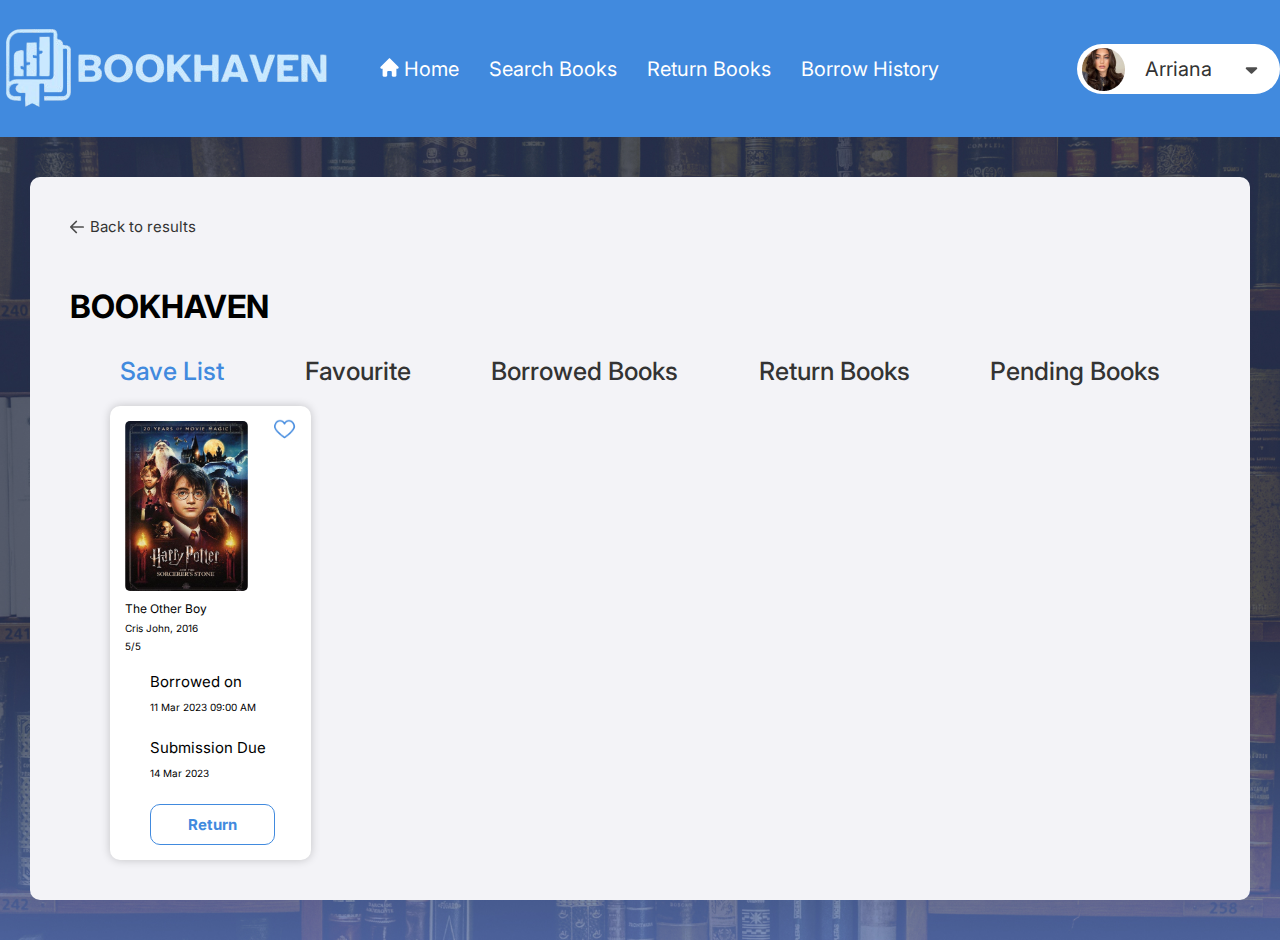
<file: jason/saved-list.html>
<!DOCTYPE html>
<html lang="en">
<head>
    <meta charset="UTF-8">
    <meta name="viewport" content="width=device-width, initial-scale=1.0">
    <title>Book Haven</title>
    
    <link rel="stylesheet" type="text/css" href="styles.css">
    
    <link rel="preconnect" href="https://fonts.googleapis.com">
<link rel="preconnect" href="https://fonts.gstatic.com" crossorigin>
<link href="https://fonts.googleapis.com/css2?family=Inter:ital,opsz,wght@0,14..32,100..900;1,14..32,100..900&display=swap" rel="stylesheet">
    
</head>
<body>
 
<header>
    <div class="container">
        <div class="logo">
            <img src="images/main-logo.png">
        </div>

        <div class="menu-nav">
            <ul>
                <li class="home-nav"><a href="#">Home</a></li>
                <li><a href="#">Search Books</a></li>
                <li><a href="#">Return Books</a></li>
                <li><a href="#">Borrow History</a></li>
            </ul>
        </div>

        <div class="account-head">
           <span>Arriana</span>
        </div>

    </div>
</header>

<div class="page-wrap borrowed-books">
    <div class="container">
        <div class="page-wrap-content">

            <div class="borrowed-wrap">
                <a class="back-results" href="#">Back to results</a>

                <h2>BOOKHAVEN</h2>

                <div class="borrowed-row">
                    <div class="cat-menu">
                        <ul>
                            <li class="active"><a href="#">Save List</a></li>
                            <li><a href="#">Favourite</a></li>
                            <li><a href="#">Borrowed Books</a></li>
                            <li><a href="#">Return Books</a></li>
                            <li><a href="#">Pending Books</a></li>
                        </ul>
                    </div>
    
                    <div class="borrowed-cntr">

                        <div class="borrowed-box">
                            <div class="box1">
                                <div class="box-img">
                                    <img src="images/book3.png" alt="">
                                </div>
                                <div class="box-info">
                                    <h4 class="bor-title">The Other Boy</h4>
                                    <span>Cris John, 2016</span>
                                    <small>5/5</small>
                                </div>
                            </div>
                            <div class="box2">
                                <h3>Borrowed on</h3>
                                <p>11 Mar 2023 09:00 AM</p>
                                <h3>Submission Due</h3>
                                <p>14 Mar 2023</p>
                                <a class="return" href="#">Return</a>
                            </div>
                        </div>

                    </div>
                </div>
            </div>

        </div>
    </div>
</div>  
    
</body>
</html>
</file>
<file: jason/styles.css>
/* css styles jason */
*, *:before, *:after {
    -webkit-box-sizing: border-box;
       -moz-box-sizing: border-box;
            box-sizing: border-box;
  }
  body {
    padding: 0;
    margin: 0;
    font-family: 'Inter',sans-serif;

}

  h1,h2,h3,h4,h5 {
    margin: 0;
    padding: 0;
}
img {
    width: 100%;
}
a {
    color: #418ADE;
    text-decoration: none;
}

.title {
    color: #418ADE;
}


header {
    padding-top: 22px;
    padding-bottom: 22px;
    background-color: #418ADE;
}
.container {
    max-width: 1300px;
    margin: 0 auto;
}
header .container {
    display: flex;
    align-items: center;
}

.logo img {
    height: 89px;
}
.menu-nav {
    flex: 1;
}
.menu-nav ul {
    display: flex;
    gap: 30px;
}

.menu-nav ul li {
    list-style: none;
}
.menu-nav ul li a {
    color: #FFF;
font-family: "Inter", sans-serif;
font-size: 20px;
font-style: normal;
font-weight: 400;
line-height: normal;
text-decoration: none;
}
.menu-nav ul li a:hover{
    color: rgb(196, 196, 196);
}
.home-nav{
    position: relative;
    padding-left: 30px;
}
.home-nav::before{
    content: url('images/home-icon.svg');
    position: absolute;
    top: -1px;
    left: 4px;
}

.account-head {
    background-color: #fff;
    border-radius: 30px;
    width: 203px;
    height: 50px;
    display: flex;
    align-items: center;
    justify-content: center;
    position: relative;
}
.account-head::before {
    content: url('images/user.png');
    position: absolute;
    top: 3px;
    left: 4px;
}

.account-head::after {
    content: url('images/arrow-down.svg');
    position: absolute;
    top: 14px;
    right: 20px;
}

.account-head span {
    font-family: Inter;
    font-size: 20px;
    color: #333;
}

.page-wrap {
    width: 100%;
    background:url('images/home-bg.jpg') no-repeat center top / cover;
    padding: 40px 30px;
}

.banner {
    padding: 50px 0;
}
.banner .container {
    display: flex;
    align-items: center;
    justify-content: space-between;
}
.title-box h1 {
    color: #FFF;
    font-family: Inter;
    font-size: 64px;
    font-style: normal;
    font-weight: 600;
    margin-bottom: 20px;
}
.title-box span {
    font-family: Inter;
    font-size: 20px;
    color: #fff;
}

.search-box {
    padding: 0;
    position: relative;
}
.search-box::before {
    content: url('images/search-icon.svg');
    position: absolute;
    top: 10px;
    left: 9px;
}
.search-box::after {
    content: url('images/arrow-down.svg');
    position: absolute;
    top: 22px;
    right: 20px;
}
.search-box input {
    font-family: Inter;
font-size: 20px;
font-weight: 400;
    width: 530px;
    height: 66px;
    border-radius: 10px;
    padding-left: 70px;
    padding-right: 50px;
    border: 0;
}
.search-box input::placeholder {
color: #418ADE;
}

.books-section {
    padding-bottom: 50px;
}
.books-section .container {
    max-width: 1600px;
}
.books-row {
    overflow: auto;
    -ms-overflow-style: none;  /* Internet Explorer 10+ */
    scrollbar-width: none;  /* Firefox */
    display: flex;
}
.books-row::-webkit-scrollbar {
    display: none;  /* Safari and Chrome */
}
.book-box {
    width: 350px;
    height: 400px;
    padding: 5px;
    background-color: #fff;
    display: inline-block;
    margin: 0 10px 30px;
}
.book-box img {
    height: 100%;
    width: 100%;
    object-fit: cover;
}
/*About Author page styles*/

.page-wrap-content{
    background-color: #F3F3F7;
    padding: 40px ;
    border-radius: 10px;
    min-height: 700px;
    position: relative;
}
.page-row{
    display: flex;
    align-items: flex-start;
    justify-content: flex-start;

}
.page-box1{
    padding: 25px 32px;
    border-radius: 10px;
    box-shadow: 0 4px 4px 0 rgba(0, 0, 0, 0.25);
    max-width: 273px;
    background-color: #FFF;
}
.page-box1 .box-img{
    display: block;
    width: 100%;
}
.page-box1 .box-img img{
    width: 100%;
    height: 100%;
    
}
.page-box1 .box-btn ul{
    display: flex;
    align-items: center;
    justify-content: center;
    gap: 30px;
    padding: 0;
}
.page-box1 .box-btn ul li{
    list-style: none;
    
}
.page-box1 .box-btn ul li a{
    color: #333;
    font-size: 11px;
    text-decoration: none;
    padding-top: 30px;
    display: block;
    position: relative;
}
.page-box1 .box-btn ul li a::before {
    content: "";
    width: 32px;
    height: 32px;
    position: absolute;
    left: 0;
    top:0;
}
.page-box1 .box-btn ul li:first-child a::before {
    background: url('images/icon/review-icon.png') no-repeat center top / contain;
}
.page-box1 .box-btn ul li:nth-child(2) a::before {
    background: url('images/icon/notes-icon.png') no-repeat center top / contain;
}
.page-box1 .box-btn ul li:last-child a::before {
    background: url('images/icon/share-icon.png') no-repeat center top / contain;
}
.page-box2{
    flex: 1;
    padding-left: 70px;
}
.page-box2 h3{
    font-size: 35px;
    margin-bottom: 15px;
    font-weight: 400;
    font-family: 'Inter';
}
.page-box2 .ratings {
    padding-bottom: 30px;
}
.page-box2 .ratings ul{
    display: flex;
    align-items: center;
    justify-content: flex-start;
    gap: 15px;
    padding: 0;
}
.page-box2 .ratings ul li{
    list-style: none;
font-size: 14px;
color: #333;
padding-left: 0px;
position: relative;
}
.page-box2 .ratings ul li:first-child {
    padding-left: 85px;
}
.page-box2 .ratings ul li:first-child:before {
    content: url('images/icon/star-icon.png');
    position: absolute;
    left: 0;
    top:0;
}
.page-box2 .availability{
    display: flex;
    align-items: center;
    justify-content: flex-start;
    gap: 50px;
    padding-bottom: 30px;
}
.page-box2 .availability h5{
    font-size: 14px;
}
.page-box2 .availability ul li{
    font-size: 15px;
    position: relative;
    list-style: none;
    padding-left: 20px;
    margin-bottom: 5px;
}
.page-box2 .availability ul li::before {
    content: "";
    width: 15px;
    height: 15px;
    background: url(images/icon/check-circle.svg) no-repeat center top / contain;
    position: absolute;
    left: 0;
    top:2px;
}
.page-box2 .availability .avail-btn a{
    background: #418ADE;
    padding: 8px 15px;
    border-radius: 10px;
    color: #fff;
    text-decoration: none;
    font-size: 15px;
}
.page-box2 .borrow-box ul{
    display: flex;
    align-items: center;
    justify-content: flex-start;
    gap: 30px;
    padding: 0;
}
.page-box2 .borrow-box ul li{
    list-style: none;
    display: inline-block;
}
    /* .page-box2 .borrow-box ul li:last-child a {
        padding-right: 50px !important;
    } */
.page-box2 .borrow-box ul li a{
    font-size: 20px;
    font-weight: 600;
    color: #FFF;
    padding: 13px 30px; 
    border-radius: 10px; 
    display: block;
    background-color: #418ADE;
    text-decoration: none;
}
.read-now {
    position: relative;
}
/* .read-now::after {
    content: url('images/icon/headphones.png');
    position: absolute;
    right: 12px;
    top: 12px;
} */
.page-box3{
    width: 445px;
    padding-left: 50px;
}
.page-box3 p {
    font-size: 13px;
    line-height: 24px;
}
.other-books h6{
    font-size: 15px;
    font: bold;
    margin: 0;
    margin-bottom: 15px;
}
.other-books img{
    max-width: 75px;
}
.page-box3 h5{
    font-size: 20px;
    margin-bottom: 20px;
}
.page-box3 h5 small {
    font-size: 13px;
    font-size: 20px;
}
.page-box3 {
    font-size: 20px;
    margin-bottom: 16px;
    display: block;
    color: #333;
}
.page-box3 h5 small{
    color: #418ADE !important;
}

.tab-menu ul {
    display: flex;
    align-items: center;
    justify-content: flex-start;
    border-bottom: 1px solid #ccc;
}
.tab-menu ul li {
    list-style: none;
    width: 100%;
}
.tab-menu ul li a {
    color: #333;
    font-size: 13px;
    text-decoration: none;
    display: block;
    padding: 15px 30px;
}

.publish-box {
    display: flex;
    align-items: center;
    justify-content: space-between;
    gap: 50px;
    padding-bottom: 40px;
}
.pub-box {
    flex: 0 0 20%;
    border: 1px solid #ccc;
    text-align: center;
    padding: 10px 30px;
    border-radius: 5px;
}
.pub-box h4 {
    font-size: 10px;
    color: #333;
    font-weight: 400;
}
.pub-box span {
    font-size: 12px;
    color: #333;
    font-weight: 600;
}
.pub-box a {
    font-size: 12px;
    color: #418ADE;
    text-decoration: none;
    font-weight: 600;
}
.preview h4 {
    font-size: 12px;
    color: #333;
    margin-bottom: 40px;
}
.preview h4 a {
    color: #418ADE;
    font-weight: 600;
    text-decoration: nne;
}

.bottom2-section {
    display: flex;
    align-items: flex-start;
    justify-content: space-between;

}

.community-box {
    flex: 0 0 46%;
    max-width: 46%;
    border: 1px solid #ccc;
    border-radius: 5px;
    padding: 20px 40px 30px;
}
.com-row {
    display: flex;
    align-items: center;
    justify-content: space-between;
}
.com-row .feed {
    text-decoration: underline;
    font-weight: 600;
}
.community-box h3 {
    font-size: 22px;
    font-weight: 600;
    color: #333;
    margin-bottom: 20px;
}
.community-box ul {
    padding: 0;
    margin: 0 0 20px;
}
.community-box ul li {
    list-style: none;
    font-size: 11px;
    font-weight: 500;
    color: #333;
    text-transform: uppercase;
    margin-bottom: 5px;
    display: flex;
    align-items: center;
    justify-content: flex-start;
}
.community-box ul li h5 {
    font-size: 11px;
    margin-right: 25px;
}
.community-box ul li .cat {
    display: inline-block;
    border: 1px solid #ccc;
    border-radius: 30px;
    font-weight: 600;
    padding: 5px 12px;
    text-transform: capitalize;
    margin-right: 5px;
}
.community-box .add-com {
    font-size: 14px;
    color: #333;
    text-decoration: underline;
    font-weight: 600;
}
.book-details {
    flex: 0 0 46%;
    max-width: 46%;
    border: 1px solid #ccc;
    padding: 30px 40px;
    display: block;
    border-radius: 5px;
}

.book-details h3 {
    font-size: 14px;
    font-weight: 600;
    color: #333;
    margin-bottom: 10px;
}
.book-details ul {
    padding: 0;
    margin:0 0 20px;
}
.book-details ul li {
    font-size: 12px;
    font-weight: 400;
    color: #333;
    list-style: none;
} 
.book-details ul li span {
    font-weight: 600;
    display: inline-block;
    width: 100px;
    line-height: 24px;
}


/* pop-up styles -------------[*/

.popup-section {
    position: fixed;
    left: 0;
    right: 0;
    top:0;
    bottom: 0;
    background: rgba(0,0,0,0.7);
}
.popup-section .container {
    display: flex;
    align-items: center;
    justify-content: center;
    height: 100%;
}
.popup-box {
    background-color: #fff;
    width: 500px;
    border-radius: 5px;
    padding: 40px 50px;
}
.popup-box h3 {
    font-size: 20px;
    font-weight: 600;
    color: #333;
    text-align: center;
    margin-bottom: 30px;
}
.popup-box .from h4 {
    font-size: 16px;
    color: #333;
    font-weight: 600;
    margin-bottom: 20px;
}
.from-date,.to-date {
    display: flex;
    align-items: center;
    justify-content: space-between;
    max-width: 310px;
}
.from-date select,.to-date select {
    height: 50px;
    width: 90px;
    font-size: 16px;
    font-weight: 600;
    color: #333;
    background-color: #eee;
    border: 0;
    border-radius: 5px;
    padding: 15px 15px;
}
.from {
    margin-bottom: 30px;
}
.to h4 {
    margin-bottom: 20px;
}
.pop-book {
    padding-top: 40px;
    text-align: left;
}
.pop-book h4 {
    font-size: 16px;
    font-weight: 600;
    margin-bottom: 10px;
    color: #333;
    text-align: left;
}
.pop-book input {
    height: 49px;
    width: 100%;
    padding: 15px 20px;
    border-radius: 5px;
    background-color: #fff;
    border: 1px solid #ccc;
    margin-bottom: 20px;
}
.pop-book input::placeholder {
    font-family: "Inter",sans-serif;
    font-size: 14px;
    color: #ccc;
}
.pop-book textarea {
    width: 100%;
    padding: 15px 20px;
    border-radius: 5px;
    background-color: #fff;
    border: 1px solid #ccc;
    margin-bottom: 20px;
    min-height: 110px;
}
.pop-book textarea::placeholder {
    font-family: "Inter",sans-serif;
    font-size: 14px;
    color: #ccc;
}
.submit {
    background-color: #418ADE;
    padding: 10px 40px;
    border-radius: 8px;
    border: 0;
    display: block;
    color: #fff;
    font-size: 16px;
    font-weight: 500;
    margin: 0 auto;

}
.complete-box  {
    text-align: center;
}
.pop-check {
    margin-bottom:40px;
}
.complete-box .submit {
    font-size: 16px;
    background-color: #418ADE;
    padding: 10px 40px;
    border-radius: 8px;
    border: 0;
    display: inline-block;
}
/* pop-up styles */

.page-wrap.borrowed-books .container{
    max-width: 100%;
}


.borrowed-wrap {
    padding-top: 70px;
    position: relative;
}
.borrowed-wrap h2 {
    font-size: 32px;
    font-weight: bold;
    margin-bottom: 30px;
}
.borrowed-row {
    padding: 0 40px;
}
.back-results-box{
    padding-left: 40px;
    padding-top: 40px;
    position: relative;
    padding-bottom: 40px;
}

.back-results {
    font-size: 15px;
    color: #333;
    position: absolute;
    left: 0;
    top:0;
    padding-left: 20px;
}
.back-results::before{
    content: url('images/icon/arrow-back-icon.png');
    position: absolute;
    left: 0;
    top: 2px;

}
.cat-menu {
    padding: 0 10px;
}
.cat-menu ul {
    display: flex;
    align-items: center;
    justify-content: space-between;
    padding: 0;
    margin: 0 0 20px;
}
.cat-menu ul li {
    list-style: none;
}
.cat-menu ul li.active a {
    color: #418ADE;   
}
.cat-menu ul li a{
    font-size: 25px;
    font-weight: 500;
    color: #333;
}
.cat-menu ul li a:hover {
    color: #418ADE;
}


.borrowed-cntr {
    display: flex;
    gap: 12px;
    flex-wrap: wrap;
    align-items: flex-start;
    justify-content: space-between;
}
.borrowed-box {
    flex: 0 0 19%;
    max-width: 19%;
   min-height: 260px;
   border-radius: 10px;
   background: #FFF;
   box-shadow: 0 0 10px 0 rgba(0,0,0,0.2);
   display: flex;
   flex-wrap: wrap;
   padding: 15px 15px;
   position: relative;
}
.borrowed-box::after {
    content: "";
    width: 40px;
    height: 40px;
    background: url('images/icon/fav-btn.png') no-repeat center top / contain;
    position: absolute;
    top: 2px;
    right: 7px;
    cursor: pointer;
}
.borrowed-box.fav::after {
    background: url('images/icon/fav-btn-active.png') no-repeat center top / contain;
}
.box1 {
    width: 123px;
    height: auto;
}
.box-img {
    overflow: hidden;
    border-radius: 5px;
    margin-bottom: 10px;
}
.box-img img {
    height: 170px;
    display: block;
    width: 100%;
}
.box-info .bor-title {
    font-size: 12px;
    font-weight: 400;
}
.box-info span {
    font-size: 10px;
    display: block;
    line-height: 24px;
}
.box-info small {
    font-size: 10px;
    display: block;
}
.box2 {
    padding-left: 25px;
    padding-top: 20px;
    position: relative;
}

.box2 h3 {
    font-size: 15px;
    font-weight: 400;
    margin-bottom: 10px;
}
.box2 p {
    font-size: 10px;
    font-weight: 400;
    margin-bottom: 25px;
}
.box2 .return {
    border: 1px solid #418ADE;
    font-size: 15px;
    color: #418ADE;
    font-weight: bold;
    text-align: center;
    width: 125px;
    border-radius: 10px;
    background-color: #fff;
    display: inline-block;
    padding: 10px 15px;
    margin-top: 0px;
    transition: all 0.3s ease-in-out;
}
.box2 .return:hover {
    background-color: #418ADE;
    color: #fff;
}
</file>
<file: bookhaven.css>
html, body {
    margin: 0;
    padding: 0;
    
}
html {
    background-image: url(Pictures/MAIN.jpg);
    background-repeat: no-repeat;
    background-size: cover;
}

/*Header styles*/
.header {
    background-color: #418ADE;
    display: flex;
    font-family: Arial, Helvetica, sans-serif;
    font-size: 24px;
    align-items: center;
    
}
.header nav a {
    text-decoration: none;
    margin: 0 0 0 30px;
    color: white;
    
}
.header nav a:hover {
    text-decoration: underline;
    color: aqua;
}
.user {
    display: flex;
    align-items: center;
    background-color: white;
    border-radius: 50px;
    padding: 5px 10px;
    box-shadow: 0 2px 4px rgba(0, 0, 0, 0.1);
    cursor: pointer;
    position: absolute; 
    right: 5px; 
    top: center;

}
.user-image {
    width: 30px;
    height: 30px;
    border-radius: 50%;
    margin-right: 10px;
}
.user-name{
    font-size: medium;
    font-family: Arial, Helvetica, sans-serif;
}
/*Body Styles-----------------------------------------*/
.body {
    background-color: white;
    border-radius: 10px;
    text-align: center;
    margin: 20px;
    min-height: 100vh;
   
}

.back a{
    text-decoration: none;
    color: gray;
    position: absolute;
    left: 50px;
    padding: 10px;
}
.h1{
    position: absolute;
    left: 50px;
    
}
.body-menu a{
    position: relative;
    font-family: Arial, Helvetica, sans-serif;
    text-decoration: none;
    align-items: center;
    margin: 0 50px;
    color: black;
    font-weight: bold;
    font-size: 25px;
    
}
.body-menu a:hover {
    color: #418ADE;
}
.body img {
    height: 160px;
    width: 160px;
    justify-content: center;
}
.body p{
    color: gray;
}
button {
    color: white;
    background-color: #418ADE;
    width: 100px;
    border-radius: 5px;
    border: none;
    padding: 16px;
    align-items: center;
    margin: 20px;
}
button:hover {
    background-color: aqua;

}
</file>
<file: stylesheet.css>
body {
   
    background-image: url(background.png);
    background-repeat: no-repeat;
    background-attachment: fixed;
    background-size: 100% 100%;
}

nav a:hover,
a:active {
    color: black;
    border-radius: 10px;
}

.logo {
    /* OUR LOGO */
    margin: -10px;
    margin-right: 0;
}

/* Basic styling for the navbar */
nav {
    display: flex;
    justify-content: flex-start;
    align-items: center;
    padding: 10px;

    /* Adjust as needed */
}

/* Styling for the left-aligned navbar brand */
.navbar-brand+ {
    display: flex;
    align-items: center;
    text-decoration: none;
    color: black;
    margin-right: 40px;
}

/*.separator {
    height: 40px;
    /* Match this with your logo height */
    /*width: 1px;
   /* background-color: #ddd;
    /* Color of the vertical line */
    /*margin: 0 20px;
    /* Adjust spacing between logo and navbar */


/* Styling for the main navigation links */
.navbar-links {
    display: flex;
    padding: 6.53px 13.061px;
    align-items: center;
    gap: 6.53px;

    /* Space between links */
}

/* Styling for the right-aligned links (Profile and Log Out) */
.navbar-right {
    display: flex;
    margin-left: auto;
    gap: 20px;
}

/* Style individual navbar links */
nav a {
    text-decoration: none;
    color: #fff;
    padding: 10px;
    font-family: Arial, Helvetica, sans-serif;
}

/* Adjust the alignment for smaller screens */
@media (max-width: 768px) {
    nav {
        flex-direction: column;
        align-items: flex-start;
    }

    .navbar-links {
        display: flex;
        padding: 6.53px 13.061px;
        align-items: center;
        gap: 6.53px;
    }

    nav a {
        width: 100%;
        text-align: left;
        padding: 10px 0;
    }

}

/* Styling for the menu button */
.menu-btn {
    border: none;
    font-size: 18px;
    cursor: pointer;
    margin-right: 10px;
}

/* Styling for the search input field */
.search-input {
    flex: 1;
    border: none;
    outline: none;
    padding: 5px;
    font-size: 16px;
    border-radius: 5px;
}



/* Optional: Hover effect for buttons */
.menu-btn:hover {
    color: #333;
}

/* Line divider */

/* BUTTON FOR WISHLIST */
.button-container {
    margin-top: 20px;
}

.select-button {
    background-color: #066a69;
    /* Default color */
    color: white;
    padding: 10px 20px;
    border: none;
    cursor: pointer;
    font-size: 20px;
    font-weight: bolder;
    margin: 5px;
    margin-left: 13px;
    border-radius: 5px;
}

.delete-button {
    color: #6F0C0C;
    background-color: #f8f8f8;
    margin-left: -3px;
}

.button:hover {
    opacity: 0.8;
}

/* BOOK CARDS */
.book-grid {
    display: grid;
    grid-template-columns: repeat(auto-fill, minmax(200px, 1fr));
    grid-gap: 20px;
    padding: 20px;
}

.book-card {
    /* background-color: #fff; */
    border-radius: 5px;
    padding: 10px;
    /* box-shadow: 0 2px 4px rgba(0,0,0,0.1); */
    text-align: center;
}

.book-card img {
    max-width: 100%;
    height: auto;
    margin-bottom: 10px;
}
.footer {
    background-color: #004080; /* Updated footer color */
    color: #fff;
    text-align: center;
    text-justify:inter-word;
    font-size: 14px;
    text-align: left;
    text-align-last
}
.footer2 {

    text-align: center;
    font-size: 14px;
}
.footer3 {
    text-align: right;
   

}


.main-content h1{
    width: 650px;
    height: 398px;
    flex-shrink: 0;
    color: #FFF;
    /*text-align: center;*/
    font-family: "PT Serif Caption";
    font-size: 100px;
    font-style: normal;
    font-weight: 400;
    line-height: normal;
    letter-spacing: -3px;
    /*font-size: 3.5em; /* Increased font size */
    /*font-weight: bold;*/
    margin-bottom: 20px;
    position: relative;
}
    .main-content {
        background-image: url('background.png'); /* Make sure the image path is correct */
        background-size: cover;
        background-position: center;
        color: #fff;
        text-align: center;
        flex: 1;
        display: flex;
        flex-direction: column;
        justify-content: center;
        padding: 60px 20px;
        position: relative;

}
.main-content::before {
    content: '';
    position: absolute;
    top: 0;
    left: 0;
    width: 100%;
    height: 100%;
    z-index: 1;
}

.main-content h1 {
    font-size: 3.5em; /* Increased font size */
    font-weight: bold;
    margin-bottom: 20px;
    position: relative;
    z-index: 2;
    text-shadow: 2px 2px 8px rgba(0, 0, 0, 0.6); /* Stronger text shadow */
}
.footer p {
    margin: 5px 0;
}
.social-links{
    margin-top: 10px;
}
.social-links a{
    margin: 0 10px;
     
}
</file>
